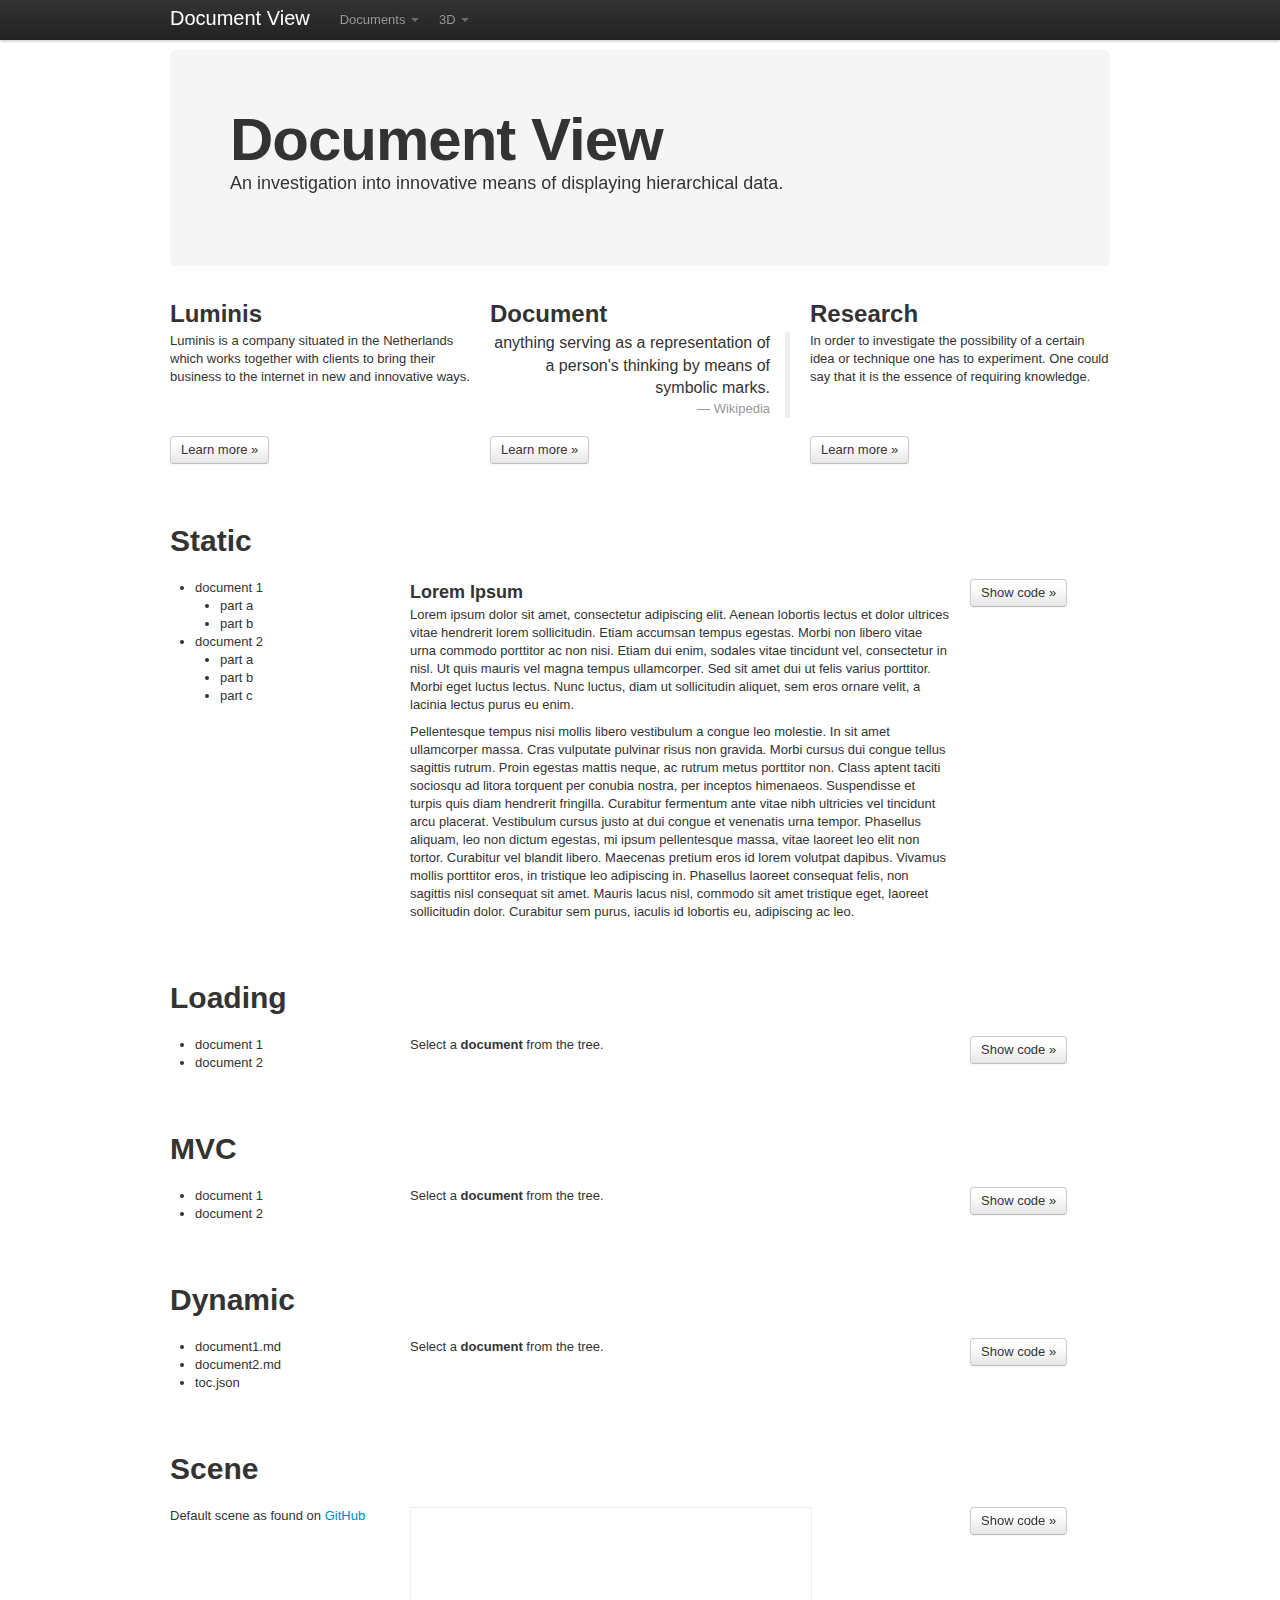
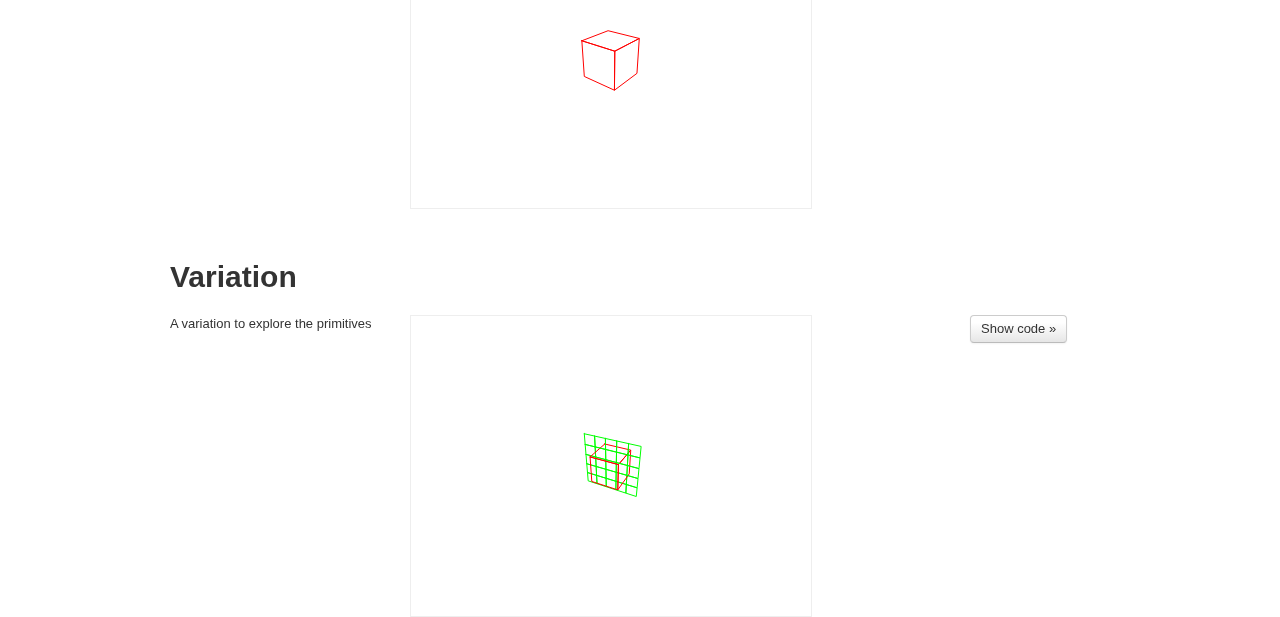
<file: index.html>
<html>
  <head>
    <title>Luminis &raquo; Document View</title>
    <link rel="stylesheet" href="css/bootstrap.min.css"/>
    <link rel="stylesheet" href="css/document-view.css"/>
    <script type="text/javascript" src="lib/jquery-1.7.1.min.js"></script>
    <script type="text/javascript" src="lib/bootstrap-dropdown.js"></script>
    <script type="text/javascript" src="lib/Markdown.Converter.js"></script>
    <script type="text/javascript" src="lib/underscore-1.3.1.min.js"></script>
    <script type="text/javascript" src="lib/backbone-0.9.1.min.js"></script>
    <script type="text/javascript" src="js/navigation.js"></script>
    <script type="text/javascript" src="js/markdown.js"></script>
    <script type="text/javascript" src="js/loading.js"></script>
    <script type="text/javascript" src="js/mvc.js"></script>
    <script type="text/javascript" src="js/dynamic.js"></script>
    <script type="text/javascript" src="lib/Three.js"></script>
    <script type="text/javascript" src="js/scene.js"></script>
    <script type="text/javascript" src="js/variation.js"></script>
   </head>
  <body>
    <div class="navbar navbar-fixed-top">
      <div class="navbar-inner">
	<div class="container">
	  <a class="brand" href="#">Document View</a>
	  <ul class="nav">
	    <li class="dropdown" id="documents">
	      <a class="dropdown-toggle" data-toggle="dropdown" href="#documents">Documents <b class="caret"></b></a>
	      <ul class="dropdown-menu">
		<li><a href="#static">Static</a></li>
		<li><a href="#loading">Loading</a></li>
		<li><a href="#mvc">MVC</a></li>
		<li><a href="#dynamic">Dynamic</a></li>
	      </ul>
	    </li>
	    <li class="dropdown" id="threeD">
	      <a class="dropdown-toggle" data-toggle="dropdown" href="#threeD">3D <b class="caret"></b></a>
	      <ul class="dropdown-menu">
		<li><a href="#scene">Scene</a></li>
		<li><a href="#variation">Variation</a></li>
	      </ul>
	    </li>
	  </ul>
	</div>
      </div>
    </div>
    <div class="container">
      <div class="hero-unit">
	<h1>Document View</h1>
	<p>
	  An investigation into innovative means of displaying
	  hierarchical data.
	</p>
      </div>
      <div class="row">
	<div class="span4">
	  <h2>Luminis</h2>
	  <p>
	    Luminis is a company situated in the Netherlands which
	    works together with clients to bring their business to the
	    internet in new and innovative ways.
	  </p>
	</div>
	<div class="span4">
	  <h2>Document</h2>
	  <blockquote class="pull-right">
	    <p>
	      anything serving as a representation of a person's
	      thinking by means of symbolic marks.
	    </p>
	    <small>Wikipedia</small>
	  </blockquote>
	</div>
	<div class="span4">
	  <h2>Research</h2>
	  <p>
	    In order to investigate the possibility of a certain idea
	    or technique one has to experiment. One could say that it
	    is the essence of requiring knowledge.
	  </p>
	</div>
      </div>
      <div class="row">
	<div class="span4">
	  <p>
	    <a class="btn" href="http://luminis.eu">Learn more &raquo;</a>
	  </p>
	</div>
	<div class="span4">
	  <p>
	    <a class="btn" href="http://en.wikipedia.org/wiki/Document">Learn more &raquo;</a>
	  </p>
	</div>
	<div class="span4">
	  <p>
	    <a class="btn" href="http://en.wikipedia.org/wiki/Research">Learn more &raquo;</a>
	  </p>
	</div>
      </div>
      <div class="row divider" id="static">
	<div class="span12"><h1>Static</h1></div>
      </div>
      <div class="row">
	<div class="span3">
	  <ul>
	    <li>
	      document 1
	      <ul>
		<li>part a</li>
		<li>part b</li>
	      </ul>
	    </li>
	    <li>
	      document 2
	      <ul>
		<li>part a</li>
		<li>part b</li>
		<li>part c</li>
	      </ul>
	    </li>
	  </ul>
	</div>
	<div class="span7">
	  <h3>Lorem Ipsum</h3>
	  <p>
	    Lorem ipsum dolor sit amet, consectetur adipiscing
	    elit. Aenean lobortis lectus et dolor ultrices vitae
	    hendrerit lorem sollicitudin. Etiam accumsan tempus
	    egestas. Morbi non libero vitae urna commodo porttitor ac
	    non nisi. Etiam dui enim, sodales vitae tincidunt vel,
	    consectetur in nisl. Ut quis mauris vel magna tempus
	    ullamcorper. Sed sit amet dui ut felis varius
	    porttitor. Morbi eget luctus lectus. Nunc luctus, diam ut
	    sollicitudin aliquet, sem eros ornare velit, a lacinia
	    lectus purus eu enim.
	  </p>
	  <p>
	    Pellentesque tempus nisi mollis libero vestibulum a congue
	    leo molestie. In sit amet ullamcorper massa. Cras
	    vulputate pulvinar risus non gravida. Morbi cursus dui
	    congue tellus sagittis rutrum. Proin egestas mattis neque,
	    ac rutrum metus porttitor non. Class aptent taciti
	    sociosqu ad litora torquent per conubia nostra, per
	    inceptos himenaeos. Suspendisse et turpis quis diam
	    hendrerit fringilla. Curabitur fermentum ante vitae nibh
	    ultricies vel tincidunt arcu placerat. Vestibulum cursus
	    justo at dui congue et venenatis urna tempor. Phasellus
	    aliquam, leo non dictum egestas, mi ipsum pellentesque
	    massa, vitae laoreet leo elit non tortor. Curabitur vel
	    blandit libero. Maecenas pretium eros id lorem volutpat
	    dapibus. Vivamus mollis porttitor eros, in tristique leo
	    adipiscing in. Phasellus laoreet consequat felis, non
	    sagittis nisl consequat sit amet. Mauris lacus nisl,
	    commodo sit amet tristique eget, laoreet sollicitudin
	    dolor. Curabitur sem purus, iaculis id lobortis eu,
	    adipiscing ac leo.
	  </p>
	</div>
	<div class="span2"><a class="btn" href="docs/nospoon.html">Show code &raquo;</a></div>
      </div>
      <div class="row divider" id="loading">
	<div class="span12"><h1>Loading</h1></div>
      </div>
      <div class="row">
	<div class="span3">
	  <ul id="loading-selection">
	    <li href="documents/document1.md">document 1</li>
	    <li href="documents/document2.md">document 2</li>
	  </ul>
	</div>
	<div class="span7 markdown" id="loading-port">Select a **document** from the tree.</div>
	<div class="span2"><a class="btn" href="docs/loading.html">Show code &raquo;</a></div>
      </div>
      <div class="row divider" id="mvc">
	<div class="span12"><h1>MVC</h1></div>
      </div>
      <div class="row">
	<div class="span3">
	  <ul id="mvc-selection">
	    <li href="documents/document1.md">document 1</li>
	    <li href="documents/document2.md">document 2</li>
	  </ul>
	</div>
	<div class="span7" id="mvc-port"></div>
	<div class="span2"><a class="btn" href="docs/mvc.html">Show code &raquo;</a></div>
      </div>
      <div class="row divider" id="dynamic">
	<div class="span12"><h1>Dynamic</h1></div>
      </div>
      <div class="row">
	<div class="span3">
	  <ul id="dynamic-selection"></ul>
	</div>
	<div class="span7" id="dynamic-port"></div>
	<div class="span2"><a class="btn" href="docs/dynamic.html">Show code &raquo;</a></div>
      </div>
      <div class="row divider" id="scene">
	<div class="span12"><h1>Scene</h1></div>
      </div>
      <div class="row">
	<div class="span3">
	  <p>
	    Default scene as found on <a href="https://github.com/mrdoob/three.js">GitHub</a>
	  </p>
	</div>
	<div class="span7" id="scene-port"></div>
	<div class="span2"><a class="btn" href="docs/scene.html">Show code &raquo;</a></div>
      </div>
      <div class="row divider" id="variation">
	<div class="span12"><h1>Variation</h1></div>
      </div>
      <div class="row">
	<div class="span3">
	  <p>
	    A variation to explore the primitives
	  </p>
	</div>
	<div class="span7" id="variation-port"></div>
	<div class="span2"><a class="btn" href="docs/variation.html">Show code &raquo;</a></div>
      </div>
    </div>
  </body>
</html>
</file>
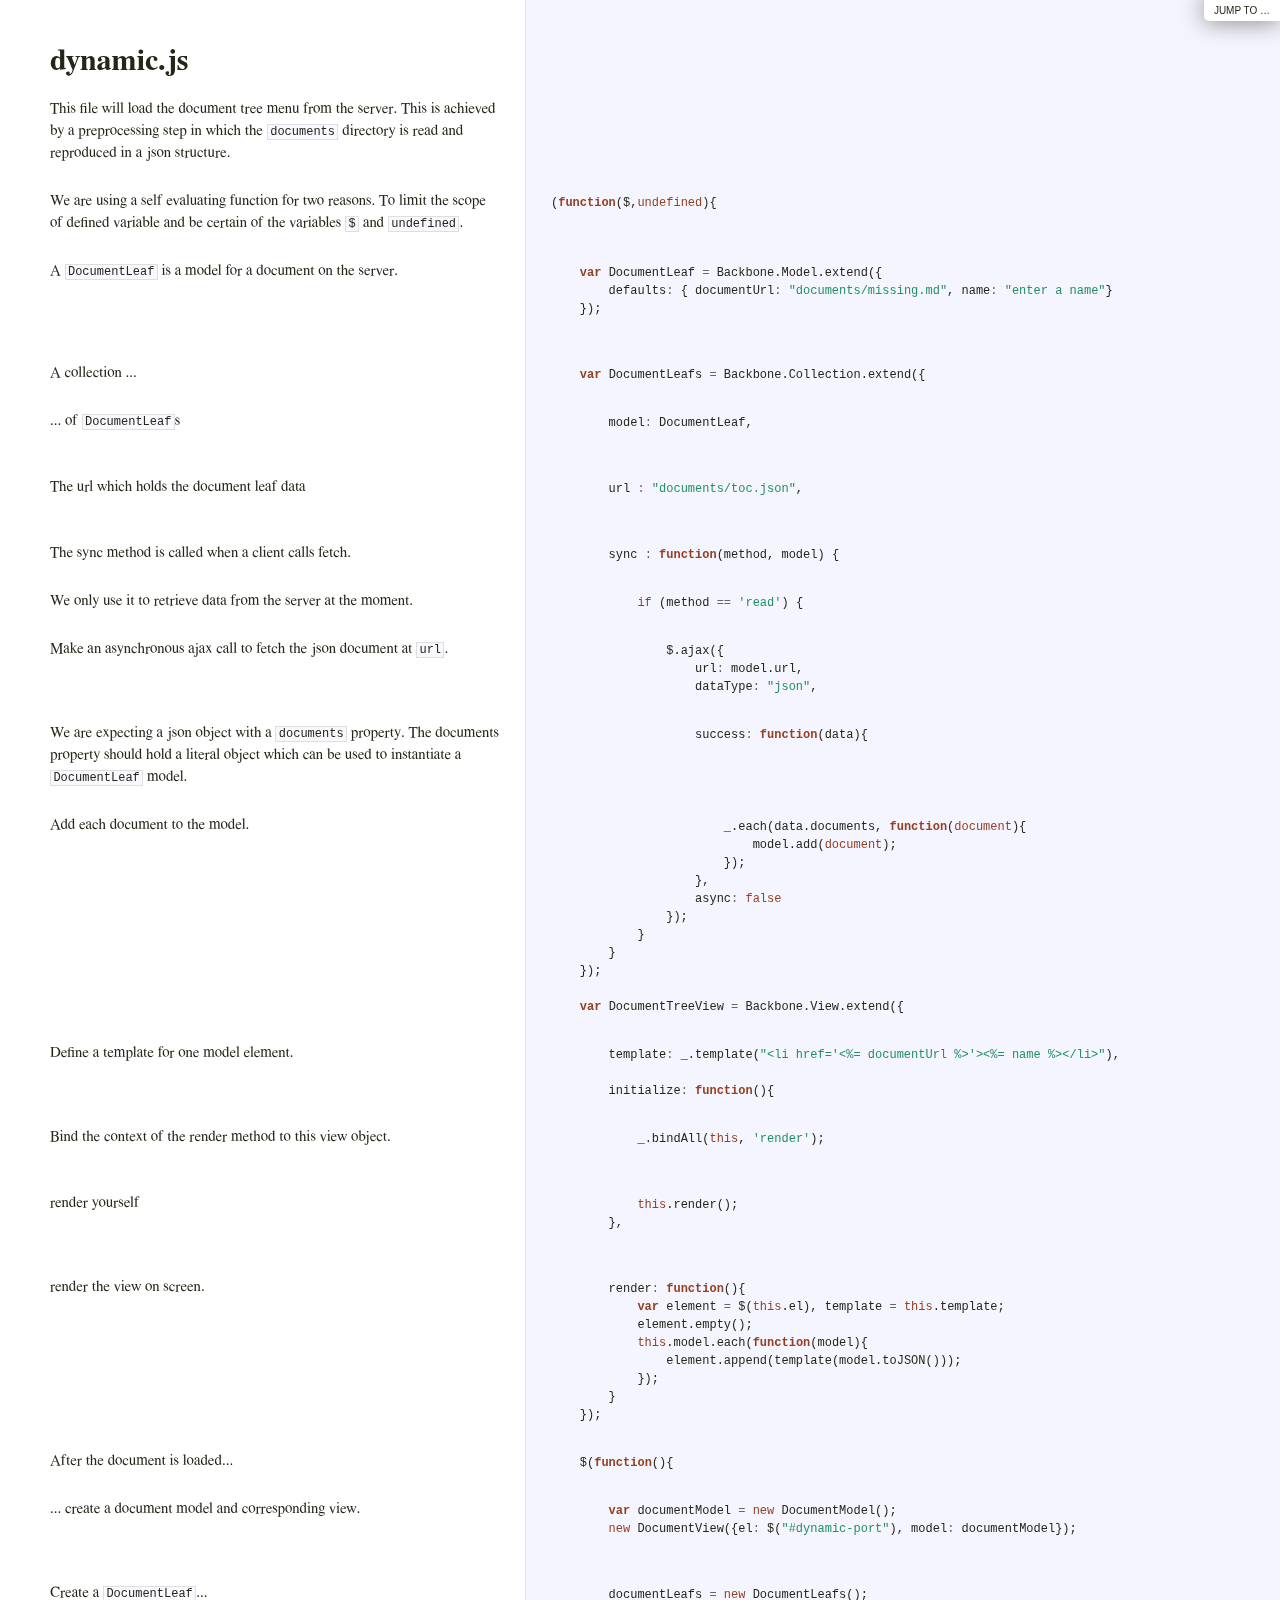
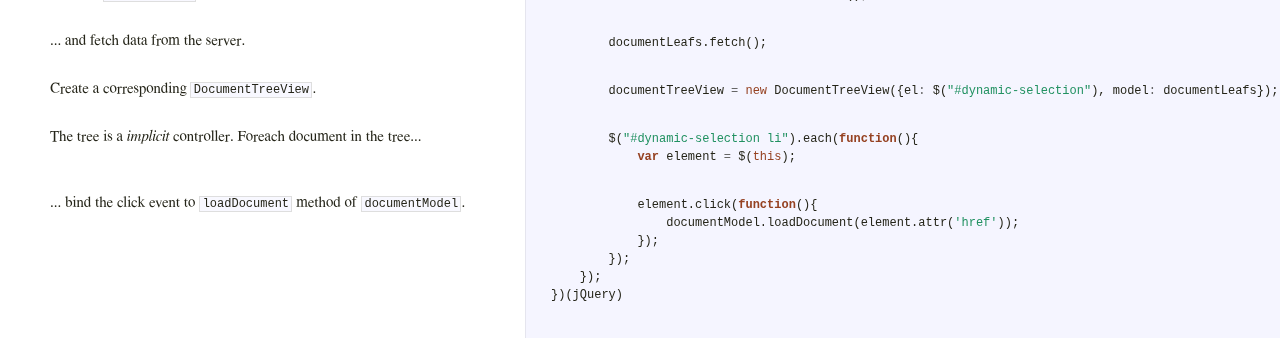
<file: docs/dynamic.html>
<!DOCTYPE html>  <html> <head>   <title>dynamic.js</title>   <meta http-equiv="content-type" content="text/html; charset=UTF-8">   <link rel="stylesheet" media="all" href="docco.css" /> </head> <body>   <div id="container">     <div id="background"></div>            <div id="jump_to">         Jump To &hellip;         <div id="jump_wrapper">           <div id="jump_page">                                           <a class="source" href="dynamic.html">                 dynamic.js               </a>                                           <a class="source" href="loading.html">                 loading.js               </a>                                           <a class="source" href="markdown.html">                 markdown.js               </a>                                           <a class="source" href="mvc.html">                 mvc.js               </a>                                           <a class="source" href="navigation.html">                 navigation.js               </a>                                           <a class="source" href="nospoon.html">                 nospoon.js               </a>                                           <a class="source" href="scene.html">                 scene.js               </a>                        </div>         </div>       </div>          <table cellpadding="0" cellspacing="0">       <thead>         <tr>           <th class="docs">             <h1>               dynamic.js             </h1>           </th>           <th class="code">           </th>         </tr>       </thead>       <tbody>                               <tr id="section-1">             <td class="docs">               <div class="pilwrap">                 <a class="pilcrow" href="#section-1">&#182;</a>               </div>               <p>This file will load the document tree menu from the server.
This is achieved by a preprocessing step in which the <code>documents</code> directory is
read and reproduced in a json structure.</p>             </td>             <td class="code">               <div class="highlight"><pre></pre></div>             </td>           </tr>                               <tr id="section-2">             <td class="docs">               <div class="pilwrap">                 <a class="pilcrow" href="#section-2">&#182;</a>               </div>               <p>We are using a self evaluating function for two reasons. To limit the scope of
defined variable and be certain of the variables <code>$</code> and <code>undefined</code>.</p>             </td>             <td class="code">               <div class="highlight"><pre><span class="p">(</span><span class="kd">function</span><span class="p">(</span><span class="nx">$</span><span class="p">,</span><span class="kc">undefined</span><span class="p">){</span></pre></div>             </td>           </tr>                               <tr id="section-3">             <td class="docs">               <div class="pilwrap">                 <a class="pilcrow" href="#section-3">&#182;</a>               </div>               <p>A <code>DocumentLeaf</code> is a model for a document on the server.</p>             </td>             <td class="code">               <div class="highlight"><pre>    <span class="kd">var</span> <span class="nx">DocumentLeaf</span> <span class="o">=</span> <span class="nx">Backbone</span><span class="p">.</span><span class="nx">Model</span><span class="p">.</span><span class="nx">extend</span><span class="p">({</span>
	<span class="nx">defaults</span><span class="o">:</span> <span class="p">{</span> <span class="nx">documentUrl</span><span class="o">:</span> <span class="s2">&quot;documents/missing.md&quot;</span><span class="p">,</span> <span class="nx">name</span><span class="o">:</span> <span class="s2">&quot;enter a name&quot;</span><span class="p">}</span>
    <span class="p">});</span>
    </pre></div>             </td>           </tr>                               <tr id="section-4">             <td class="docs">               <div class="pilwrap">                 <a class="pilcrow" href="#section-4">&#182;</a>               </div>               <p>A collection ...</p>             </td>             <td class="code">               <div class="highlight"><pre>    <span class="kd">var</span> <span class="nx">DocumentLeafs</span> <span class="o">=</span> <span class="nx">Backbone</span><span class="p">.</span><span class="nx">Collection</span><span class="p">.</span><span class="nx">extend</span><span class="p">({</span></pre></div>             </td>           </tr>                               <tr id="section-5">             <td class="docs">               <div class="pilwrap">                 <a class="pilcrow" href="#section-5">&#182;</a>               </div>               <p>... of <code>DocumentLeaf</code>s</p>             </td>             <td class="code">               <div class="highlight"><pre>	<span class="nx">model</span><span class="o">:</span> <span class="nx">DocumentLeaf</span><span class="p">,</span>
	</pre></div>             </td>           </tr>                               <tr id="section-6">             <td class="docs">               <div class="pilwrap">                 <a class="pilcrow" href="#section-6">&#182;</a>               </div>               <p>The url which holds the document leaf data</p>             </td>             <td class="code">               <div class="highlight"><pre>	<span class="nx">url</span> <span class="o">:</span> <span class="s2">&quot;documents/toc.json&quot;</span><span class="p">,</span>
	</pre></div>             </td>           </tr>                               <tr id="section-7">             <td class="docs">               <div class="pilwrap">                 <a class="pilcrow" href="#section-7">&#182;</a>               </div>               <p>The sync method is called when a client calls fetch.</p>             </td>             <td class="code">               <div class="highlight"><pre>	<span class="nx">sync</span> <span class="o">:</span> <span class="kd">function</span><span class="p">(</span><span class="nx">method</span><span class="p">,</span> <span class="nx">model</span><span class="p">)</span> <span class="p">{</span></pre></div>             </td>           </tr>                               <tr id="section-8">             <td class="docs">               <div class="pilwrap">                 <a class="pilcrow" href="#section-8">&#182;</a>               </div>               <p>We only use it to retrieve data from the server at the moment.</p>             </td>             <td class="code">               <div class="highlight"><pre>	    <span class="k">if</span> <span class="p">(</span><span class="nx">method</span> <span class="o">==</span> <span class="s1">&#39;read&#39;</span><span class="p">)</span> <span class="p">{</span></pre></div>             </td>           </tr>                               <tr id="section-9">             <td class="docs">               <div class="pilwrap">                 <a class="pilcrow" href="#section-9">&#182;</a>               </div>               <p>Make an asynchronous ajax call to fetch the json document at <code>url</code>.</p>             </td>             <td class="code">               <div class="highlight"><pre>		<span class="nx">$</span><span class="p">.</span><span class="nx">ajax</span><span class="p">({</span>
		    <span class="nx">url</span><span class="o">:</span> <span class="nx">model</span><span class="p">.</span><span class="nx">url</span><span class="p">,</span>
		    <span class="nx">dataType</span><span class="o">:</span> <span class="s2">&quot;json&quot;</span><span class="p">,</span></pre></div>             </td>           </tr>                               <tr id="section-10">             <td class="docs">               <div class="pilwrap">                 <a class="pilcrow" href="#section-10">&#182;</a>               </div>               <p>We are expecting a json object with a <code>documents</code> property.
The documents property should hold a literal object which can be used
to instantiate a <code>DocumentLeaf</code> model.</p>             </td>             <td class="code">               <div class="highlight"><pre>		    <span class="nx">success</span><span class="o">:</span> <span class="kd">function</span><span class="p">(</span><span class="nx">data</span><span class="p">){</span></pre></div>             </td>           </tr>                               <tr id="section-11">             <td class="docs">               <div class="pilwrap">                 <a class="pilcrow" href="#section-11">&#182;</a>               </div>               <p>Add each document to the model.</p>             </td>             <td class="code">               <div class="highlight"><pre>			<span class="nx">_</span><span class="p">.</span><span class="nx">each</span><span class="p">(</span><span class="nx">data</span><span class="p">.</span><span class="nx">documents</span><span class="p">,</span> <span class="kd">function</span><span class="p">(</span><span class="nb">document</span><span class="p">){</span>
			    <span class="nx">model</span><span class="p">.</span><span class="nx">add</span><span class="p">(</span><span class="nb">document</span><span class="p">);</span>
			<span class="p">});</span>
		    <span class="p">},</span>
		    <span class="nx">async</span><span class="o">:</span> <span class="kc">false</span>
		<span class="p">});</span>
	    <span class="p">}</span>
	<span class="p">}</span>
    <span class="p">});</span>   

    <span class="kd">var</span> <span class="nx">DocumentTreeView</span> <span class="o">=</span> <span class="nx">Backbone</span><span class="p">.</span><span class="nx">View</span><span class="p">.</span><span class="nx">extend</span><span class="p">({</span></pre></div>             </td>           </tr>                               <tr id="section-12">             <td class="docs">               <div class="pilwrap">                 <a class="pilcrow" href="#section-12">&#182;</a>               </div>               <p>Define a template for one model element.</p>             </td>             <td class="code">               <div class="highlight"><pre>	<span class="nx">template</span><span class="o">:</span> <span class="nx">_</span><span class="p">.</span><span class="nx">template</span><span class="p">(</span><span class="s2">&quot;&lt;li href=&#39;&lt;%= documentUrl %&gt;&#39;&gt;&lt;%= name %&gt;&lt;/li&gt;&quot;</span><span class="p">),</span>

	<span class="nx">initialize</span><span class="o">:</span> <span class="kd">function</span><span class="p">(){</span></pre></div>             </td>           </tr>                               <tr id="section-13">             <td class="docs">               <div class="pilwrap">                 <a class="pilcrow" href="#section-13">&#182;</a>               </div>               <p>Bind the context of the render method to this view object.</p>             </td>             <td class="code">               <div class="highlight"><pre>	    <span class="nx">_</span><span class="p">.</span><span class="nx">bindAll</span><span class="p">(</span><span class="k">this</span><span class="p">,</span> <span class="s1">&#39;render&#39;</span><span class="p">);</span>
	    </pre></div>             </td>           </tr>                               <tr id="section-14">             <td class="docs">               <div class="pilwrap">                 <a class="pilcrow" href="#section-14">&#182;</a>               </div>               <p>render yourself</p>             </td>             <td class="code">               <div class="highlight"><pre>	    <span class="k">this</span><span class="p">.</span><span class="nx">render</span><span class="p">();</span>
	<span class="p">},</span>
	</pre></div>             </td>           </tr>                               <tr id="section-15">             <td class="docs">               <div class="pilwrap">                 <a class="pilcrow" href="#section-15">&#182;</a>               </div>               <p>render the view on screen.</p>             </td>             <td class="code">               <div class="highlight"><pre>	<span class="nx">render</span><span class="o">:</span> <span class="kd">function</span><span class="p">(){</span>
	    <span class="kd">var</span> <span class="nx">element</span> <span class="o">=</span> <span class="nx">$</span><span class="p">(</span><span class="k">this</span><span class="p">.</span><span class="nx">el</span><span class="p">),</span> <span class="nx">template</span> <span class="o">=</span> <span class="k">this</span><span class="p">.</span><span class="nx">template</span><span class="p">;</span>
	    <span class="nx">element</span><span class="p">.</span><span class="nx">empty</span><span class="p">();</span>
	    <span class="k">this</span><span class="p">.</span><span class="nx">model</span><span class="p">.</span><span class="nx">each</span><span class="p">(</span><span class="kd">function</span><span class="p">(</span><span class="nx">model</span><span class="p">){</span>
		<span class="nx">element</span><span class="p">.</span><span class="nx">append</span><span class="p">(</span><span class="nx">template</span><span class="p">(</span><span class="nx">model</span><span class="p">.</span><span class="nx">toJSON</span><span class="p">()));</span>
	    <span class="p">});</span>
	<span class="p">}</span>
    <span class="p">});</span></pre></div>             </td>           </tr>                               <tr id="section-16">             <td class="docs">               <div class="pilwrap">                 <a class="pilcrow" href="#section-16">&#182;</a>               </div>               <p>After the document is loaded...</p>             </td>             <td class="code">               <div class="highlight"><pre>    <span class="nx">$</span><span class="p">(</span><span class="kd">function</span><span class="p">(){</span></pre></div>             </td>           </tr>                               <tr id="section-17">             <td class="docs">               <div class="pilwrap">                 <a class="pilcrow" href="#section-17">&#182;</a>               </div>               <p>... create a document model and corresponding view.</p>             </td>             <td class="code">               <div class="highlight"><pre>	<span class="kd">var</span> <span class="nx">documentModel</span> <span class="o">=</span> <span class="k">new</span> <span class="nx">DocumentModel</span><span class="p">();</span>
	<span class="k">new</span> <span class="nx">DocumentView</span><span class="p">({</span><span class="nx">el</span><span class="o">:</span> <span class="nx">$</span><span class="p">(</span><span class="s2">&quot;#dynamic-port&quot;</span><span class="p">),</span> <span class="nx">model</span><span class="o">:</span> <span class="nx">documentModel</span><span class="p">});</span>
	</pre></div>             </td>           </tr>                               <tr id="section-18">             <td class="docs">               <div class="pilwrap">                 <a class="pilcrow" href="#section-18">&#182;</a>               </div>               <p>Create a <code>DocumentLeaf</code>...</p>             </td>             <td class="code">               <div class="highlight"><pre>	<span class="nx">documentLeafs</span> <span class="o">=</span> <span class="k">new</span> <span class="nx">DocumentLeafs</span><span class="p">();</span></pre></div>             </td>           </tr>                               <tr id="section-19">             <td class="docs">               <div class="pilwrap">                 <a class="pilcrow" href="#section-19">&#182;</a>               </div>               <p>... and fetch data from the server.</p>             </td>             <td class="code">               <div class="highlight"><pre>	<span class="nx">documentLeafs</span><span class="p">.</span><span class="nx">fetch</span><span class="p">();</span></pre></div>             </td>           </tr>                               <tr id="section-20">             <td class="docs">               <div class="pilwrap">                 <a class="pilcrow" href="#section-20">&#182;</a>               </div>               <p>Create a corresponding <code>DocumentTreeView</code>.</p>             </td>             <td class="code">               <div class="highlight"><pre>	<span class="nx">documentTreeView</span> <span class="o">=</span> <span class="k">new</span> <span class="nx">DocumentTreeView</span><span class="p">({</span><span class="nx">el</span><span class="o">:</span> <span class="nx">$</span><span class="p">(</span><span class="s2">&quot;#dynamic-selection&quot;</span><span class="p">),</span> <span class="nx">model</span><span class="o">:</span> <span class="nx">documentLeafs</span><span class="p">});</span></pre></div>             </td>           </tr>                               <tr id="section-21">             <td class="docs">               <div class="pilwrap">                 <a class="pilcrow" href="#section-21">&#182;</a>               </div>               <p>The tree is a <em>implicit</em> controller. Foreach document in the
tree...</p>             </td>             <td class="code">               <div class="highlight"><pre>	<span class="nx">$</span><span class="p">(</span><span class="s2">&quot;#dynamic-selection li&quot;</span><span class="p">).</span><span class="nx">each</span><span class="p">(</span><span class="kd">function</span><span class="p">(){</span>
	    <span class="kd">var</span> <span class="nx">element</span> <span class="o">=</span> <span class="nx">$</span><span class="p">(</span><span class="k">this</span><span class="p">);</span></pre></div>             </td>           </tr>                               <tr id="section-22">             <td class="docs">               <div class="pilwrap">                 <a class="pilcrow" href="#section-22">&#182;</a>               </div>               <p>... bind the click event to <code>loadDocument</code> method of
<code>documentModel</code>.</p>             </td>             <td class="code">               <div class="highlight"><pre>	    <span class="nx">element</span><span class="p">.</span><span class="nx">click</span><span class="p">(</span><span class="kd">function</span><span class="p">(){</span>
		<span class="nx">documentModel</span><span class="p">.</span><span class="nx">loadDocument</span><span class="p">(</span><span class="nx">element</span><span class="p">.</span><span class="nx">attr</span><span class="p">(</span><span class="s1">&#39;href&#39;</span><span class="p">));</span>
	    <span class="p">});</span>
	<span class="p">});</span>
    <span class="p">});</span>
<span class="p">})(</span><span class="nx">jQuery</span><span class="p">)</span>

</pre></div>             </td>           </tr>                </tbody>     </table>   </div> </body> </html>
</file>
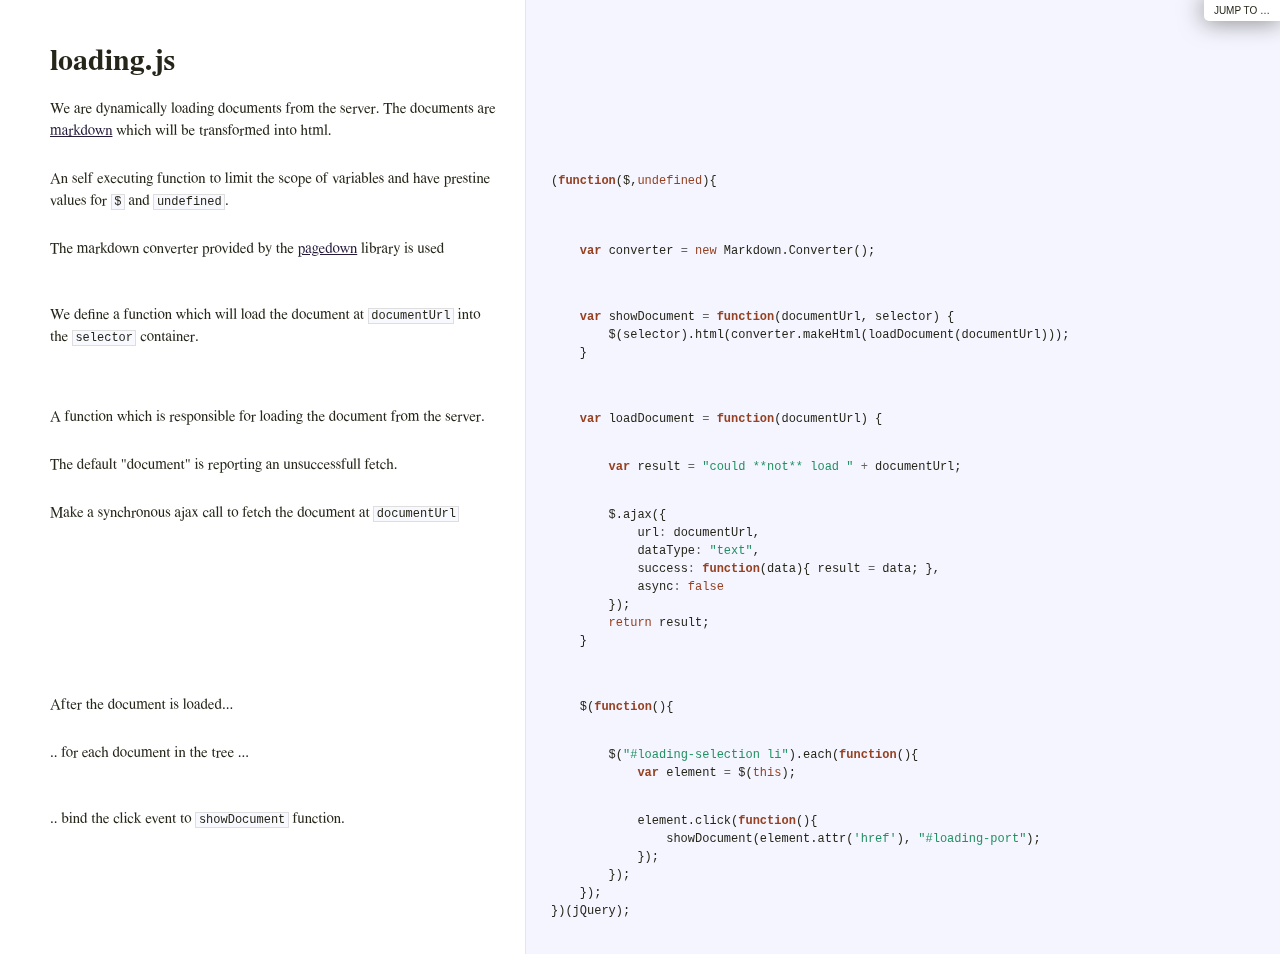
<file: docs/loading.html>
<!DOCTYPE html>  <html> <head>   <title>loading.js</title>   <meta http-equiv="content-type" content="text/html; charset=UTF-8">   <link rel="stylesheet" media="all" href="docco.css" /> </head> <body>   <div id="container">     <div id="background"></div>            <div id="jump_to">         Jump To &hellip;         <div id="jump_wrapper">           <div id="jump_page">                                           <a class="source" href="dynamic.html">                 dynamic.js               </a>                                           <a class="source" href="loading.html">                 loading.js               </a>                                           <a class="source" href="markdown.html">                 markdown.js               </a>                                           <a class="source" href="mvc.html">                 mvc.js               </a>                                           <a class="source" href="navigation.html">                 navigation.js               </a>                                           <a class="source" href="nospoon.html">                 nospoon.js               </a>                                           <a class="source" href="scene.html">                 scene.js               </a>                        </div>         </div>       </div>          <table cellpadding="0" cellspacing="0">       <thead>         <tr>           <th class="docs">             <h1>               loading.js             </h1>           </th>           <th class="code">           </th>         </tr>       </thead>       <tbody>                               <tr id="section-1">             <td class="docs">               <div class="pilwrap">                 <a class="pilcrow" href="#section-1">&#182;</a>               </div>               <p>We are dynamically loading documents from the server. The documents
are <a href="http://daringfireball.net/projects/markdown/" title="Markdown website">markdown</a>
which will be transformed into html.</p>             </td>             <td class="code">               <div class="highlight"><pre></pre></div>             </td>           </tr>                               <tr id="section-2">             <td class="docs">               <div class="pilwrap">                 <a class="pilcrow" href="#section-2">&#182;</a>               </div>               <p>An self executing function to limit the scope of variables and have
prestine values for <code>$</code> and <code>undefined</code>.</p>             </td>             <td class="code">               <div class="highlight"><pre><span class="p">(</span><span class="kd">function</span><span class="p">(</span><span class="nx">$</span><span class="p">,</span><span class="kc">undefined</span><span class="p">){</span></pre></div>             </td>           </tr>                               <tr id="section-3">             <td class="docs">               <div class="pilwrap">                 <a class="pilcrow" href="#section-3">&#182;</a>               </div>               <p>The markdown converter provided by the
<a href="http://code.google.com/p/pagedown/" title="Pagedown at Google Code">pagedown</a>
library is used</p>             </td>             <td class="code">               <div class="highlight"><pre>    <span class="kd">var</span> <span class="nx">converter</span> <span class="o">=</span> <span class="k">new</span> <span class="nx">Markdown</span><span class="p">.</span><span class="nx">Converter</span><span class="p">();</span>
    </pre></div>             </td>           </tr>                               <tr id="section-4">             <td class="docs">               <div class="pilwrap">                 <a class="pilcrow" href="#section-4">&#182;</a>               </div>               <p>We define a function which will load the document at
<code>documentUrl</code> into the <code>selector</code> container.</p>             </td>             <td class="code">               <div class="highlight"><pre>    <span class="kd">var</span> <span class="nx">showDocument</span> <span class="o">=</span> <span class="kd">function</span><span class="p">(</span><span class="nx">documentUrl</span><span class="p">,</span> <span class="nx">selector</span><span class="p">)</span> <span class="p">{</span>
	<span class="nx">$</span><span class="p">(</span><span class="nx">selector</span><span class="p">).</span><span class="nx">html</span><span class="p">(</span><span class="nx">converter</span><span class="p">.</span><span class="nx">makeHtml</span><span class="p">(</span><span class="nx">loadDocument</span><span class="p">(</span><span class="nx">documentUrl</span><span class="p">)));</span>
    <span class="p">}</span>
    </pre></div>             </td>           </tr>                               <tr id="section-5">             <td class="docs">               <div class="pilwrap">                 <a class="pilcrow" href="#section-5">&#182;</a>               </div>               <p>A function which is responsible for loading the document from
the server.</p>             </td>             <td class="code">               <div class="highlight"><pre>    <span class="kd">var</span> <span class="nx">loadDocument</span> <span class="o">=</span> <span class="kd">function</span><span class="p">(</span><span class="nx">documentUrl</span><span class="p">)</span> <span class="p">{</span></pre></div>             </td>           </tr>                               <tr id="section-6">             <td class="docs">               <div class="pilwrap">                 <a class="pilcrow" href="#section-6">&#182;</a>               </div>               <p>The default "document" is reporting an unsuccessfull fetch.</p>             </td>             <td class="code">               <div class="highlight"><pre>	<span class="kd">var</span> <span class="nx">result</span> <span class="o">=</span> <span class="s2">&quot;could **not** load &quot;</span> <span class="o">+</span> <span class="nx">documentUrl</span><span class="p">;</span></pre></div>             </td>           </tr>                               <tr id="section-7">             <td class="docs">               <div class="pilwrap">                 <a class="pilcrow" href="#section-7">&#182;</a>               </div>               <p>Make a synchronous ajax call to fetch the document at <code>documentUrl</code></p>             </td>             <td class="code">               <div class="highlight"><pre>	<span class="nx">$</span><span class="p">.</span><span class="nx">ajax</span><span class="p">({</span>
	    <span class="nx">url</span><span class="o">:</span> <span class="nx">documentUrl</span><span class="p">,</span>
	    <span class="nx">dataType</span><span class="o">:</span> <span class="s2">&quot;text&quot;</span><span class="p">,</span>
	    <span class="nx">success</span><span class="o">:</span> <span class="kd">function</span><span class="p">(</span><span class="nx">data</span><span class="p">){</span> <span class="nx">result</span> <span class="o">=</span> <span class="nx">data</span><span class="p">;</span> <span class="p">},</span>
	    <span class="nx">async</span><span class="o">:</span> <span class="kc">false</span>
	<span class="p">});</span>
	<span class="k">return</span> <span class="nx">result</span><span class="p">;</span>
    <span class="p">}</span>
    </pre></div>             </td>           </tr>                               <tr id="section-8">             <td class="docs">               <div class="pilwrap">                 <a class="pilcrow" href="#section-8">&#182;</a>               </div>               <p>After the document is loaded...</p>             </td>             <td class="code">               <div class="highlight"><pre>    <span class="nx">$</span><span class="p">(</span><span class="kd">function</span><span class="p">(){</span></pre></div>             </td>           </tr>                               <tr id="section-9">             <td class="docs">               <div class="pilwrap">                 <a class="pilcrow" href="#section-9">&#182;</a>               </div>               <p>.. for each document in the tree ...</p>             </td>             <td class="code">               <div class="highlight"><pre>	<span class="nx">$</span><span class="p">(</span><span class="s2">&quot;#loading-selection li&quot;</span><span class="p">).</span><span class="nx">each</span><span class="p">(</span><span class="kd">function</span><span class="p">(){</span>
	    <span class="kd">var</span> <span class="nx">element</span> <span class="o">=</span> <span class="nx">$</span><span class="p">(</span><span class="k">this</span><span class="p">);</span></pre></div>             </td>           </tr>                               <tr id="section-10">             <td class="docs">               <div class="pilwrap">                 <a class="pilcrow" href="#section-10">&#182;</a>               </div>               <p>.. bind the click event to <code>showDocument</code> function.</p>             </td>             <td class="code">               <div class="highlight"><pre>	    <span class="nx">element</span><span class="p">.</span><span class="nx">click</span><span class="p">(</span><span class="kd">function</span><span class="p">(){</span>
		<span class="nx">showDocument</span><span class="p">(</span><span class="nx">element</span><span class="p">.</span><span class="nx">attr</span><span class="p">(</span><span class="s1">&#39;href&#39;</span><span class="p">),</span> <span class="s2">&quot;#loading-port&quot;</span><span class="p">);</span>
	    <span class="p">});</span>
	<span class="p">});</span>
    <span class="p">});</span>
<span class="p">})(</span><span class="nx">jQuery</span><span class="p">);</span>

</pre></div>             </td>           </tr>                </tbody>     </table>   </div> </body> </html>
</file>
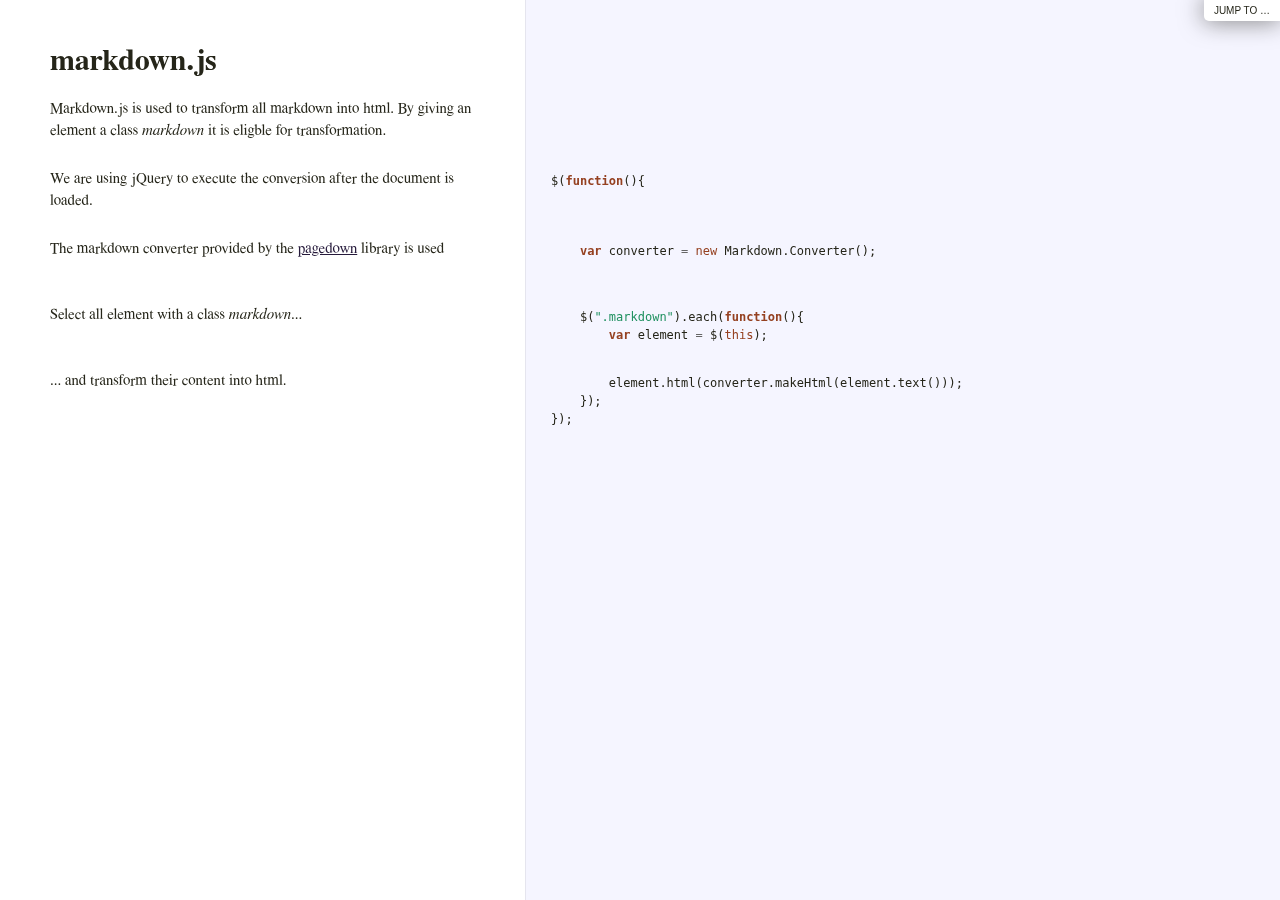
<file: docs/markdown.html>
<!DOCTYPE html>  <html> <head>   <title>markdown.js</title>   <meta http-equiv="content-type" content="text/html; charset=UTF-8">   <link rel="stylesheet" media="all" href="docco.css" /> </head> <body>   <div id="container">     <div id="background"></div>            <div id="jump_to">         Jump To &hellip;         <div id="jump_wrapper">           <div id="jump_page">                                           <a class="source" href="dynamic.html">                 dynamic.js               </a>                                           <a class="source" href="loading.html">                 loading.js               </a>                                           <a class="source" href="markdown.html">                 markdown.js               </a>                                           <a class="source" href="mvc.html">                 mvc.js               </a>                                           <a class="source" href="navigation.html">                 navigation.js               </a>                                           <a class="source" href="nospoon.html">                 nospoon.js               </a>                                           <a class="source" href="scene.html">                 scene.js               </a>                        </div>         </div>       </div>          <table cellpadding="0" cellspacing="0">       <thead>         <tr>           <th class="docs">             <h1>               markdown.js             </h1>           </th>           <th class="code">           </th>         </tr>       </thead>       <tbody>                               <tr id="section-1">             <td class="docs">               <div class="pilwrap">                 <a class="pilcrow" href="#section-1">&#182;</a>               </div>               <p>Markdown.js is used to transform all markdown into html. By giving
an element a class <em>markdown</em> it is eligble for transformation.</p>             </td>             <td class="code">               <div class="highlight"><pre></pre></div>             </td>           </tr>                               <tr id="section-2">             <td class="docs">               <div class="pilwrap">                 <a class="pilcrow" href="#section-2">&#182;</a>               </div>               <p>We are using jQuery to execute the conversion after the document is loaded.</p>             </td>             <td class="code">               <div class="highlight"><pre><span class="nx">$</span><span class="p">(</span><span class="kd">function</span><span class="p">(){</span></pre></div>             </td>           </tr>                               <tr id="section-3">             <td class="docs">               <div class="pilwrap">                 <a class="pilcrow" href="#section-3">&#182;</a>               </div>               <p>The markdown converter provided by the
<a href="http://code.google.com/p/pagedown/" title="Pagedown at Google Code">pagedown</a>
library is used</p>             </td>             <td class="code">               <div class="highlight"><pre>    <span class="kd">var</span> <span class="nx">converter</span> <span class="o">=</span> <span class="k">new</span> <span class="nx">Markdown</span><span class="p">.</span><span class="nx">Converter</span><span class="p">();</span>
    </pre></div>             </td>           </tr>                               <tr id="section-4">             <td class="docs">               <div class="pilwrap">                 <a class="pilcrow" href="#section-4">&#182;</a>               </div>               <p>Select all element with a class <em>markdown</em>...</p>             </td>             <td class="code">               <div class="highlight"><pre>    <span class="nx">$</span><span class="p">(</span><span class="s2">&quot;.markdown&quot;</span><span class="p">).</span><span class="nx">each</span><span class="p">(</span><span class="kd">function</span><span class="p">(){</span>
        <span class="kd">var</span> <span class="nx">element</span> <span class="o">=</span> <span class="nx">$</span><span class="p">(</span><span class="k">this</span><span class="p">);</span></pre></div>             </td>           </tr>                               <tr id="section-5">             <td class="docs">               <div class="pilwrap">                 <a class="pilcrow" href="#section-5">&#182;</a>               </div>               <p>... and transform their content into html.</p>             </td>             <td class="code">               <div class="highlight"><pre>        <span class="nx">element</span><span class="p">.</span><span class="nx">html</span><span class="p">(</span><span class="nx">converter</span><span class="p">.</span><span class="nx">makeHtml</span><span class="p">(</span><span class="nx">element</span><span class="p">.</span><span class="nx">text</span><span class="p">()));</span>
    <span class="p">});</span>
<span class="p">});</span>

</pre></div>             </td>           </tr>                </tbody>     </table>   </div> </body> </html>
</file>
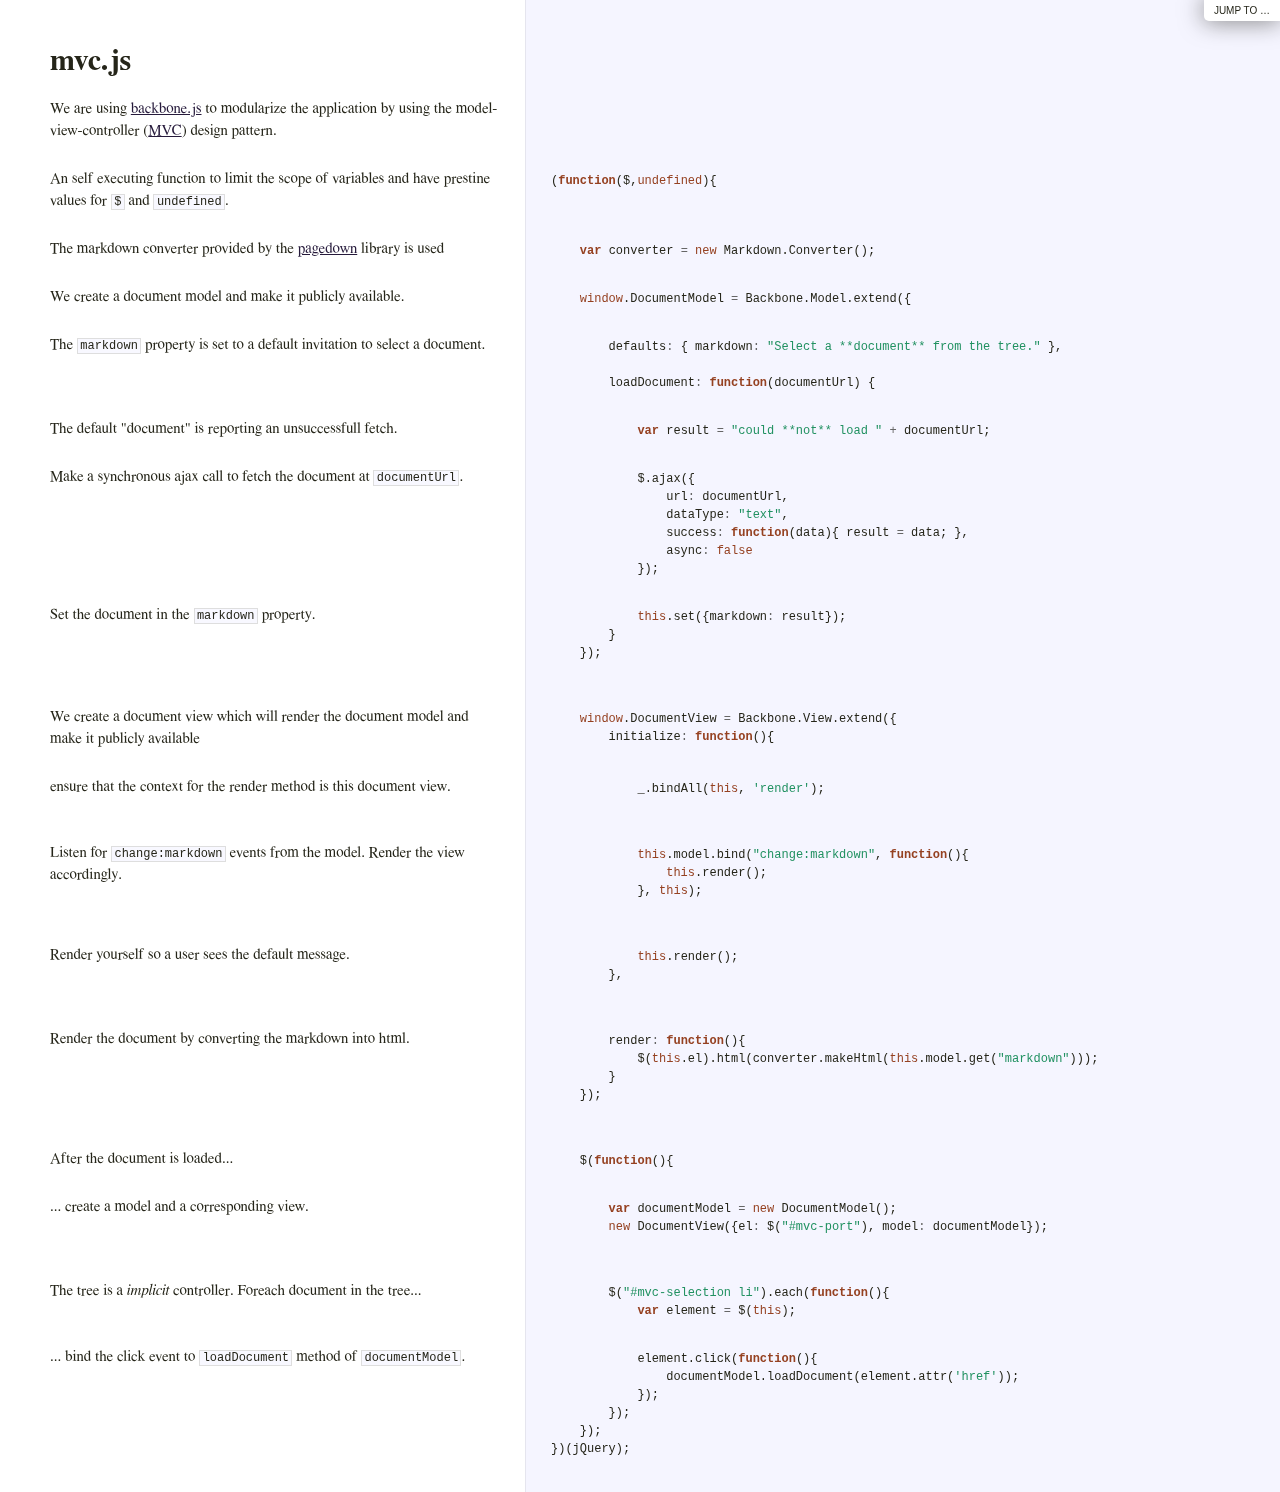
<file: docs/mvc.html>
<!DOCTYPE html>  <html> <head>   <title>mvc.js</title>   <meta http-equiv="content-type" content="text/html; charset=UTF-8">   <link rel="stylesheet" media="all" href="docco.css" /> </head> <body>   <div id="container">     <div id="background"></div>            <div id="jump_to">         Jump To &hellip;         <div id="jump_wrapper">           <div id="jump_page">                                           <a class="source" href="dynamic.html">                 dynamic.js               </a>                                           <a class="source" href="loading.html">                 loading.js               </a>                                           <a class="source" href="markdown.html">                 markdown.js               </a>                                           <a class="source" href="mvc.html">                 mvc.js               </a>                                           <a class="source" href="navigation.html">                 navigation.js               </a>                                           <a class="source" href="nospoon.html">                 nospoon.js               </a>                                           <a class="source" href="scene.html">                 scene.js               </a>                        </div>         </div>       </div>          <table cellpadding="0" cellspacing="0">       <thead>         <tr>           <th class="docs">             <h1>               mvc.js             </h1>           </th>           <th class="code">           </th>         </tr>       </thead>       <tbody>                               <tr id="section-1">             <td class="docs">               <div class="pilwrap">                 <a class="pilcrow" href="#section-1">&#182;</a>               </div>               <p>We are using
<a href="documentcloud.github.com/backbone/" title="Backbone Website">backbone.js</a>
to modularize the application by using the model-view-controller
(<a href="en.wikipedia.org/wiki/Model–view–controller" title="Wikipedia on MVC">MVC</a>)
design pattern.</p>             </td>             <td class="code">               <div class="highlight"><pre></pre></div>             </td>           </tr>                               <tr id="section-2">             <td class="docs">               <div class="pilwrap">                 <a class="pilcrow" href="#section-2">&#182;</a>               </div>               <p>An self executing function to limit the scope of variables and have
prestine values for <code>$</code> and <code>undefined</code>.</p>             </td>             <td class="code">               <div class="highlight"><pre><span class="p">(</span><span class="kd">function</span><span class="p">(</span><span class="nx">$</span><span class="p">,</span><span class="kc">undefined</span><span class="p">){</span></pre></div>             </td>           </tr>                               <tr id="section-3">             <td class="docs">               <div class="pilwrap">                 <a class="pilcrow" href="#section-3">&#182;</a>               </div>               <p>The markdown converter provided by the
<a href="http://code.google.com/p/pagedown/" title="Pagedown at Google Code">pagedown</a>
library is used</p>             </td>             <td class="code">               <div class="highlight"><pre>    <span class="kd">var</span> <span class="nx">converter</span> <span class="o">=</span> <span class="k">new</span> <span class="nx">Markdown</span><span class="p">.</span><span class="nx">Converter</span><span class="p">();</span></pre></div>             </td>           </tr>                               <tr id="section-4">             <td class="docs">               <div class="pilwrap">                 <a class="pilcrow" href="#section-4">&#182;</a>               </div>               <p>We create a document model and make it publicly available.</p>             </td>             <td class="code">               <div class="highlight"><pre>    <span class="nb">window</span><span class="p">.</span><span class="nx">DocumentModel</span> <span class="o">=</span> <span class="nx">Backbone</span><span class="p">.</span><span class="nx">Model</span><span class="p">.</span><span class="nx">extend</span><span class="p">({</span></pre></div>             </td>           </tr>                               <tr id="section-5">             <td class="docs">               <div class="pilwrap">                 <a class="pilcrow" href="#section-5">&#182;</a>               </div>               <p>The <code>markdown</code> property is set to a default invitation to select a document.</p>             </td>             <td class="code">               <div class="highlight"><pre>	<span class="nx">defaults</span><span class="o">:</span> <span class="p">{</span> <span class="nx">markdown</span><span class="o">:</span> <span class="s2">&quot;Select a **document** from the tree.&quot;</span> <span class="p">},</span>
	
	<span class="nx">loadDocument</span><span class="o">:</span> <span class="kd">function</span><span class="p">(</span><span class="nx">documentUrl</span><span class="p">)</span> <span class="p">{</span></pre></div>             </td>           </tr>                               <tr id="section-6">             <td class="docs">               <div class="pilwrap">                 <a class="pilcrow" href="#section-6">&#182;</a>               </div>               <p>The default "document" is reporting an unsuccessfull fetch.</p>             </td>             <td class="code">               <div class="highlight"><pre>	    <span class="kd">var</span> <span class="nx">result</span> <span class="o">=</span> <span class="s2">&quot;could **not** load &quot;</span> <span class="o">+</span> <span class="nx">documentUrl</span><span class="p">;</span></pre></div>             </td>           </tr>                               <tr id="section-7">             <td class="docs">               <div class="pilwrap">                 <a class="pilcrow" href="#section-7">&#182;</a>               </div>               <p>Make a synchronous ajax call to fetch the document at <code>documentUrl</code>.</p>             </td>             <td class="code">               <div class="highlight"><pre>	    <span class="nx">$</span><span class="p">.</span><span class="nx">ajax</span><span class="p">({</span>
		<span class="nx">url</span><span class="o">:</span> <span class="nx">documentUrl</span><span class="p">,</span>
		<span class="nx">dataType</span><span class="o">:</span> <span class="s2">&quot;text&quot;</span><span class="p">,</span>
		<span class="nx">success</span><span class="o">:</span> <span class="kd">function</span><span class="p">(</span><span class="nx">data</span><span class="p">){</span> <span class="nx">result</span> <span class="o">=</span> <span class="nx">data</span><span class="p">;</span> <span class="p">},</span>
		<span class="nx">async</span><span class="o">:</span> <span class="kc">false</span>
	    <span class="p">});</span></pre></div>             </td>           </tr>                               <tr id="section-8">             <td class="docs">               <div class="pilwrap">                 <a class="pilcrow" href="#section-8">&#182;</a>               </div>               <p>Set the document in the <code>markdown</code> property.</p>             </td>             <td class="code">               <div class="highlight"><pre>	    <span class="k">this</span><span class="p">.</span><span class="nx">set</span><span class="p">({</span><span class="nx">markdown</span><span class="o">:</span> <span class="nx">result</span><span class="p">});</span>	    
	<span class="p">}</span>
    <span class="p">});</span>
    </pre></div>             </td>           </tr>                               <tr id="section-9">             <td class="docs">               <div class="pilwrap">                 <a class="pilcrow" href="#section-9">&#182;</a>               </div>               <p>We create a document view which will render the document model and make it publicly available</p>             </td>             <td class="code">               <div class="highlight"><pre>    <span class="nb">window</span><span class="p">.</span><span class="nx">DocumentView</span> <span class="o">=</span> <span class="nx">Backbone</span><span class="p">.</span><span class="nx">View</span><span class="p">.</span><span class="nx">extend</span><span class="p">({</span>
	<span class="nx">initialize</span><span class="o">:</span> <span class="kd">function</span><span class="p">(){</span></pre></div>             </td>           </tr>                               <tr id="section-10">             <td class="docs">               <div class="pilwrap">                 <a class="pilcrow" href="#section-10">&#182;</a>               </div>               <p>ensure that the context for the render method is this
document view.</p>             </td>             <td class="code">               <div class="highlight"><pre>	    <span class="nx">_</span><span class="p">.</span><span class="nx">bindAll</span><span class="p">(</span><span class="k">this</span><span class="p">,</span> <span class="s1">&#39;render&#39;</span><span class="p">);</span>
	    </pre></div>             </td>           </tr>                               <tr id="section-11">             <td class="docs">               <div class="pilwrap">                 <a class="pilcrow" href="#section-11">&#182;</a>               </div>               <p>Listen for <code>change:markdown</code> events from the
model. Render the view accordingly.</p>             </td>             <td class="code">               <div class="highlight"><pre>	    <span class="k">this</span><span class="p">.</span><span class="nx">model</span><span class="p">.</span><span class="nx">bind</span><span class="p">(</span><span class="s2">&quot;change:markdown&quot;</span><span class="p">,</span> <span class="kd">function</span><span class="p">(){</span>
		<span class="k">this</span><span class="p">.</span><span class="nx">render</span><span class="p">();</span>
	    <span class="p">},</span> <span class="k">this</span><span class="p">);</span>
	    </pre></div>             </td>           </tr>                               <tr id="section-12">             <td class="docs">               <div class="pilwrap">                 <a class="pilcrow" href="#section-12">&#182;</a>               </div>               <p>Render yourself so a user sees the default message.</p>             </td>             <td class="code">               <div class="highlight"><pre>	    <span class="k">this</span><span class="p">.</span><span class="nx">render</span><span class="p">();</span>
	<span class="p">},</span>
	</pre></div>             </td>           </tr>                               <tr id="section-13">             <td class="docs">               <div class="pilwrap">                 <a class="pilcrow" href="#section-13">&#182;</a>               </div>               <p>Render the document by converting the markdown into html.</p>             </td>             <td class="code">               <div class="highlight"><pre>	<span class="nx">render</span><span class="o">:</span> <span class="kd">function</span><span class="p">(){</span>
	    <span class="nx">$</span><span class="p">(</span><span class="k">this</span><span class="p">.</span><span class="nx">el</span><span class="p">).</span><span class="nx">html</span><span class="p">(</span><span class="nx">converter</span><span class="p">.</span><span class="nx">makeHtml</span><span class="p">(</span><span class="k">this</span><span class="p">.</span><span class="nx">model</span><span class="p">.</span><span class="nx">get</span><span class="p">(</span><span class="s2">&quot;markdown&quot;</span><span class="p">)));</span>
	<span class="p">}</span>
    <span class="p">});</span>
    </pre></div>             </td>           </tr>                               <tr id="section-14">             <td class="docs">               <div class="pilwrap">                 <a class="pilcrow" href="#section-14">&#182;</a>               </div>               <p>After the document is loaded...</p>             </td>             <td class="code">               <div class="highlight"><pre>    <span class="nx">$</span><span class="p">(</span><span class="kd">function</span><span class="p">(){</span></pre></div>             </td>           </tr>                               <tr id="section-15">             <td class="docs">               <div class="pilwrap">                 <a class="pilcrow" href="#section-15">&#182;</a>               </div>               <p>... create a model and a corresponding view.</p>             </td>             <td class="code">               <div class="highlight"><pre>	<span class="kd">var</span> <span class="nx">documentModel</span> <span class="o">=</span> <span class="k">new</span> <span class="nx">DocumentModel</span><span class="p">();</span>
	<span class="k">new</span> <span class="nx">DocumentView</span><span class="p">({</span><span class="nx">el</span><span class="o">:</span> <span class="nx">$</span><span class="p">(</span><span class="s2">&quot;#mvc-port&quot;</span><span class="p">),</span> <span class="nx">model</span><span class="o">:</span> <span class="nx">documentModel</span><span class="p">});</span>
	</pre></div>             </td>           </tr>                               <tr id="section-16">             <td class="docs">               <div class="pilwrap">                 <a class="pilcrow" href="#section-16">&#182;</a>               </div>               <p>The tree is a <em>implicit</em> controller. Foreach document in the
tree...</p>             </td>             <td class="code">               <div class="highlight"><pre>	<span class="nx">$</span><span class="p">(</span><span class="s2">&quot;#mvc-selection li&quot;</span><span class="p">).</span><span class="nx">each</span><span class="p">(</span><span class="kd">function</span><span class="p">(){</span>
	    <span class="kd">var</span> <span class="nx">element</span> <span class="o">=</span> <span class="nx">$</span><span class="p">(</span><span class="k">this</span><span class="p">);</span></pre></div>             </td>           </tr>                               <tr id="section-17">             <td class="docs">               <div class="pilwrap">                 <a class="pilcrow" href="#section-17">&#182;</a>               </div>               <p>... bind the click event to <code>loadDocument</code> method of
<code>documentModel</code>.</p>             </td>             <td class="code">               <div class="highlight"><pre>	    <span class="nx">element</span><span class="p">.</span><span class="nx">click</span><span class="p">(</span><span class="kd">function</span><span class="p">(){</span>
		<span class="nx">documentModel</span><span class="p">.</span><span class="nx">loadDocument</span><span class="p">(</span><span class="nx">element</span><span class="p">.</span><span class="nx">attr</span><span class="p">(</span><span class="s1">&#39;href&#39;</span><span class="p">));</span>
	    <span class="p">});</span>
	<span class="p">});</span>
    <span class="p">});</span>
<span class="p">})(</span><span class="nx">jQuery</span><span class="p">);</span>

</pre></div>             </td>           </tr>                </tbody>     </table>   </div> </body> </html>
</file>
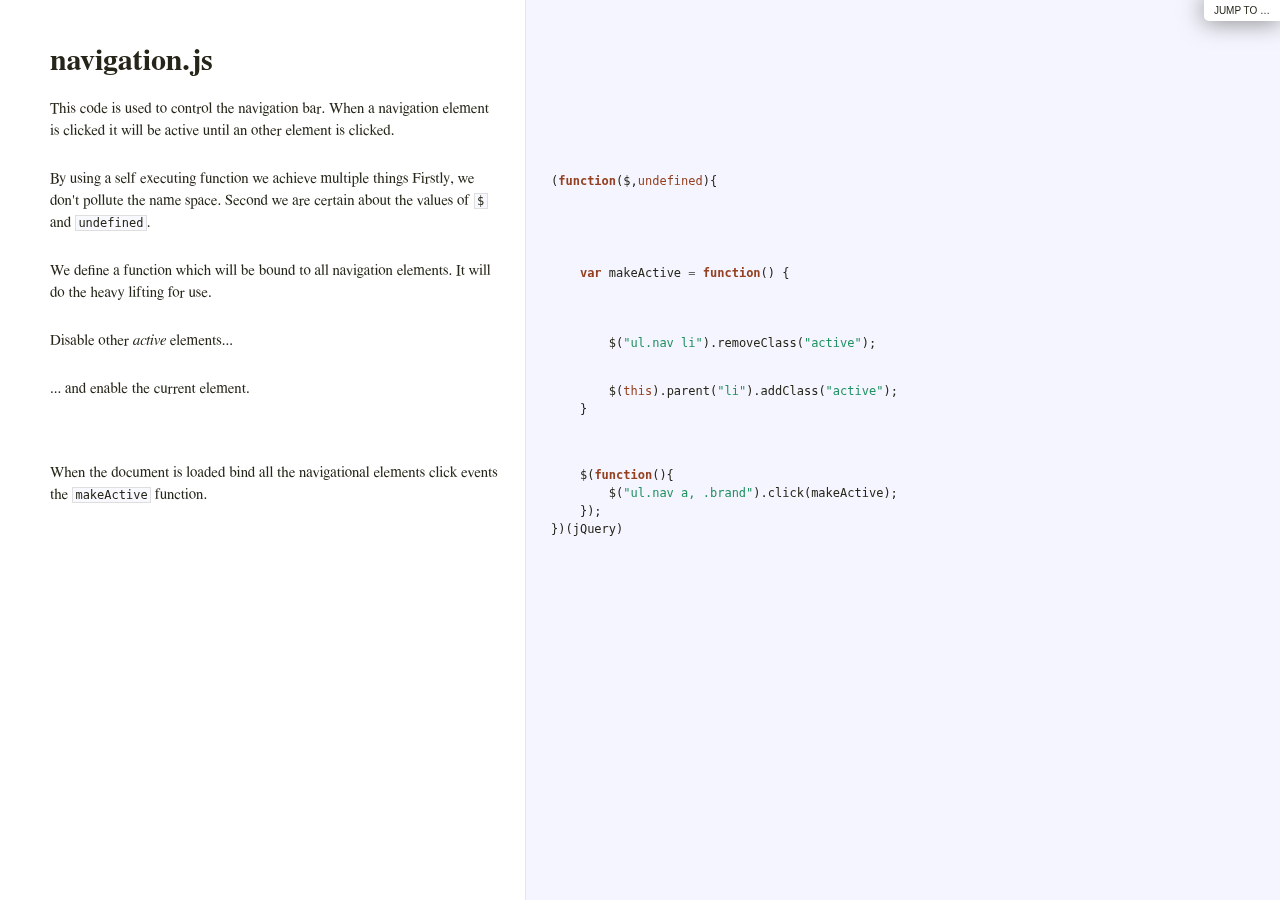
<file: docs/navigation.html>
<!DOCTYPE html>  <html> <head>   <title>navigation.js</title>   <meta http-equiv="content-type" content="text/html; charset=UTF-8">   <link rel="stylesheet" media="all" href="docco.css" /> </head> <body>   <div id="container">     <div id="background"></div>            <div id="jump_to">         Jump To &hellip;         <div id="jump_wrapper">           <div id="jump_page">                                           <a class="source" href="dynamic.html">                 dynamic.js               </a>                                           <a class="source" href="loading.html">                 loading.js               </a>                                           <a class="source" href="markdown.html">                 markdown.js               </a>                                           <a class="source" href="mvc.html">                 mvc.js               </a>                                           <a class="source" href="navigation.html">                 navigation.js               </a>                                           <a class="source" href="nospoon.html">                 nospoon.js               </a>                                           <a class="source" href="scene.html">                 scene.js               </a>                        </div>         </div>       </div>          <table cellpadding="0" cellspacing="0">       <thead>         <tr>           <th class="docs">             <h1>               navigation.js             </h1>           </th>           <th class="code">           </th>         </tr>       </thead>       <tbody>                               <tr id="section-1">             <td class="docs">               <div class="pilwrap">                 <a class="pilcrow" href="#section-1">&#182;</a>               </div>               <p>This code is used to control the navigation bar. When a navigation
element is clicked it will be active until an other element is
clicked.</p>             </td>             <td class="code">               <div class="highlight"><pre></pre></div>             </td>           </tr>                               <tr id="section-2">             <td class="docs">               <div class="pilwrap">                 <a class="pilcrow" href="#section-2">&#182;</a>               </div>               <p>By using a self executing function we achieve multiple things
Firstly, we don't pollute the name space. Second we are certain
about the values of <code>$</code> and <code>undefined</code>.</p>             </td>             <td class="code">               <div class="highlight"><pre><span class="p">(</span><span class="kd">function</span><span class="p">(</span><span class="nx">$</span><span class="p">,</span><span class="kc">undefined</span><span class="p">){</span></pre></div>             </td>           </tr>                               <tr id="section-3">             <td class="docs">               <div class="pilwrap">                 <a class="pilcrow" href="#section-3">&#182;</a>               </div>               <p>We define a function which will be bound to all navigation
elements. It will do the heavy lifting for use.</p>             </td>             <td class="code">               <div class="highlight"><pre>    <span class="kd">var</span> <span class="nx">makeActive</span> <span class="o">=</span> <span class="kd">function</span><span class="p">()</span> <span class="p">{</span></pre></div>             </td>           </tr>                               <tr id="section-4">             <td class="docs">               <div class="pilwrap">                 <a class="pilcrow" href="#section-4">&#182;</a>               </div>               <p>Disable other <em>active</em> elements...</p>             </td>             <td class="code">               <div class="highlight"><pre>	<span class="nx">$</span><span class="p">(</span><span class="s2">&quot;ul.nav li&quot;</span><span class="p">).</span><span class="nx">removeClass</span><span class="p">(</span><span class="s2">&quot;active&quot;</span><span class="p">);</span></pre></div>             </td>           </tr>                               <tr id="section-5">             <td class="docs">               <div class="pilwrap">                 <a class="pilcrow" href="#section-5">&#182;</a>               </div>               <p>... and  enable the current element.</p>             </td>             <td class="code">               <div class="highlight"><pre>	<span class="nx">$</span><span class="p">(</span><span class="k">this</span><span class="p">).</span><span class="nx">parent</span><span class="p">(</span><span class="s2">&quot;li&quot;</span><span class="p">).</span><span class="nx">addClass</span><span class="p">(</span><span class="s2">&quot;active&quot;</span><span class="p">);</span>
    <span class="p">}</span>
    </pre></div>             </td>           </tr>                               <tr id="section-6">             <td class="docs">               <div class="pilwrap">                 <a class="pilcrow" href="#section-6">&#182;</a>               </div>               <p>When the document is loaded bind all the navigational elements
click events the <code>makeActive</code> function.</p>             </td>             <td class="code">               <div class="highlight"><pre>    <span class="nx">$</span><span class="p">(</span><span class="kd">function</span><span class="p">(){</span>
	<span class="nx">$</span><span class="p">(</span><span class="s2">&quot;ul.nav a, .brand&quot;</span><span class="p">).</span><span class="nx">click</span><span class="p">(</span><span class="nx">makeActive</span><span class="p">);</span>
    <span class="p">});</span>
<span class="p">})(</span><span class="nx">jQuery</span><span class="p">)</span>

</pre></div>             </td>           </tr>                </tbody>     </table>   </div> </body> </html>
</file>
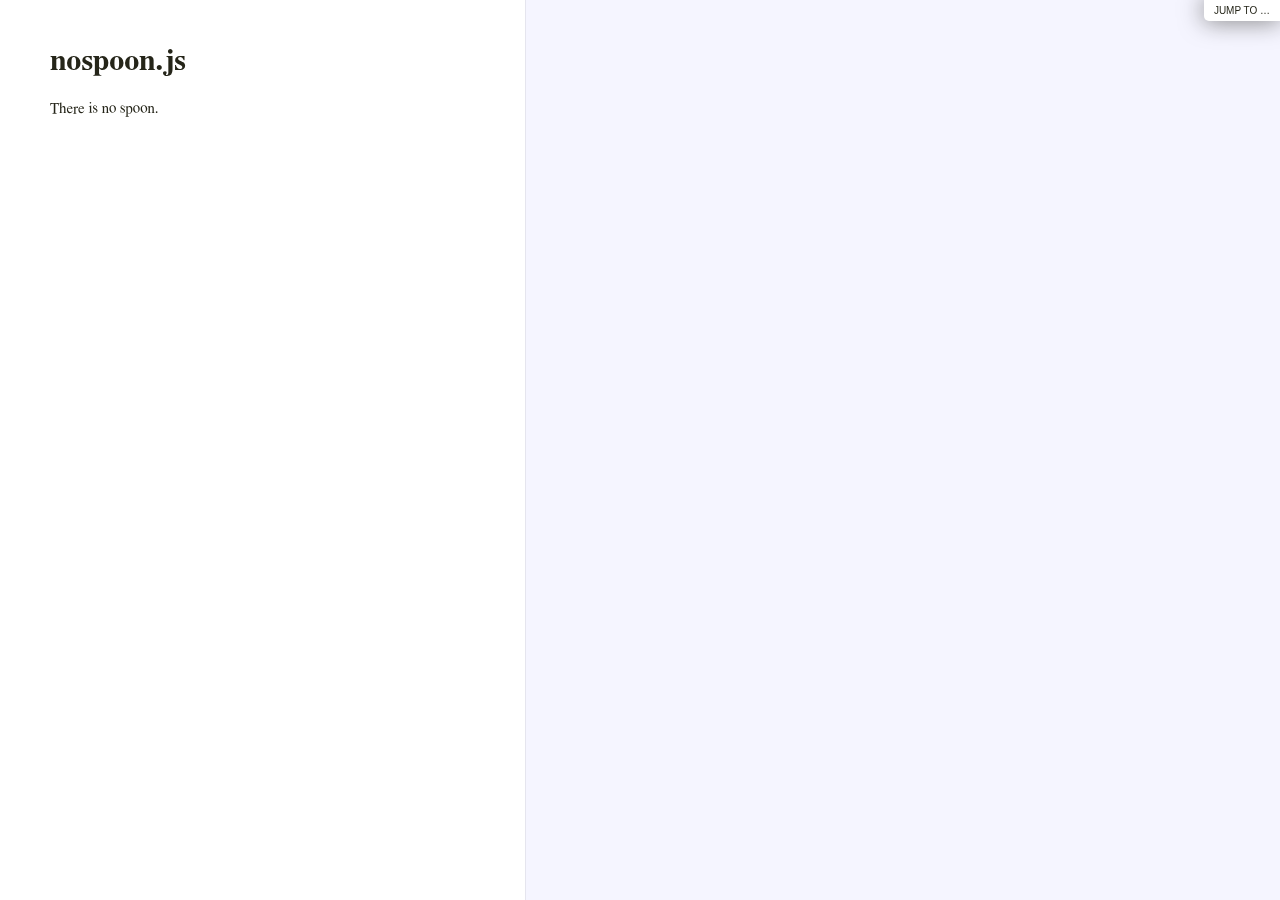
<file: docs/nospoon.html>
<!DOCTYPE html>  <html> <head>   <title>nospoon.js</title>   <meta http-equiv="content-type" content="text/html; charset=UTF-8">   <link rel="stylesheet" media="all" href="docco.css" /> </head> <body>   <div id="container">     <div id="background"></div>            <div id="jump_to">         Jump To &hellip;         <div id="jump_wrapper">           <div id="jump_page">                                           <a class="source" href="dynamic.html">                 dynamic.js               </a>                                           <a class="source" href="loading.html">                 loading.js               </a>                                           <a class="source" href="markdown.html">                 markdown.js               </a>                                           <a class="source" href="mvc.html">                 mvc.js               </a>                                           <a class="source" href="navigation.html">                 navigation.js               </a>                                           <a class="source" href="nospoon.html">                 nospoon.js               </a>                                           <a class="source" href="scene.html">                 scene.js               </a>                        </div>         </div>       </div>          <table cellpadding="0" cellspacing="0">       <thead>         <tr>           <th class="docs">             <h1>               nospoon.js             </h1>           </th>           <th class="code">           </th>         </tr>       </thead>       <tbody>                               <tr id="section-1">             <td class="docs">               <div class="pilwrap">                 <a class="pilcrow" href="#section-1">&#182;</a>               </div>               <p>There is no spoon.</p>             </td>             <td class="code">               <div class="highlight"><pre>

</pre></div>             </td>           </tr>                </tbody>     </table>   </div> </body> </html>
</file>
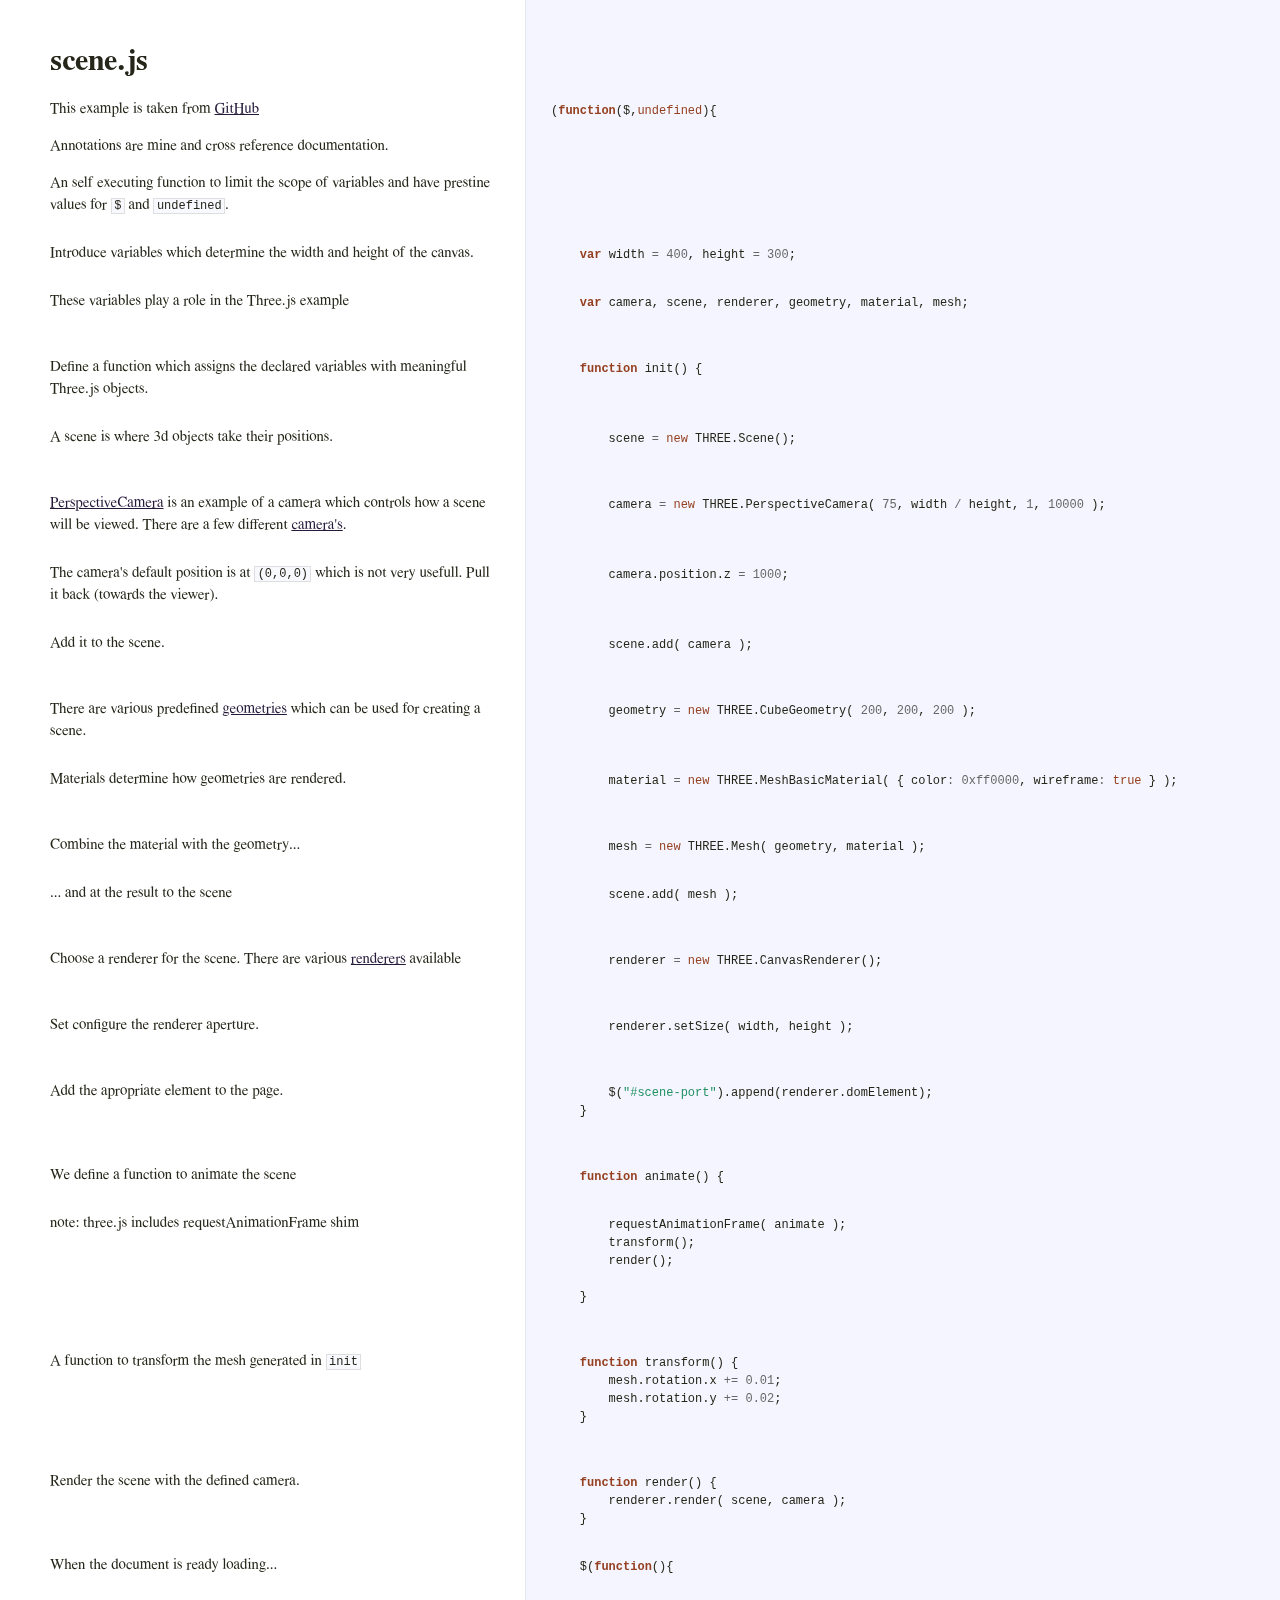
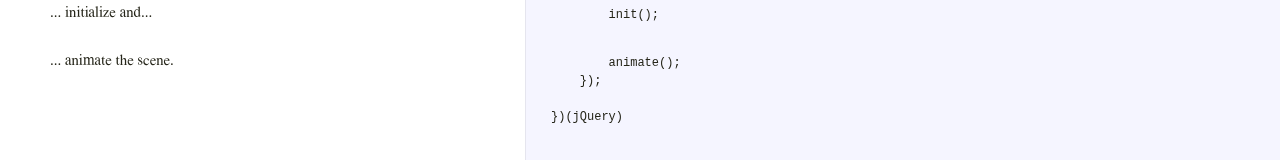
<file: docs/scene.html>
<!DOCTYPE html>  <html> <head>   <title>scene.js</title>   <meta http-equiv="content-type" content="text/html; charset=UTF-8">   <link rel="stylesheet" media="all" href="docco.css" /> </head> <body>   <div id="container">     <div id="background"></div>          <table cellpadding="0" cellspacing="0">       <thead>         <tr>           <th class="docs">             <h1>               scene.js             </h1>           </th>           <th class="code">           </th>         </tr>       </thead>       <tbody>                               <tr id="section-1">             <td class="docs">               <div class="pilwrap">                 <a class="pilcrow" href="#section-1">&#182;</a>               </div>               <p>This example is taken from <a href="https://github.com/mrdoob/three.js" title="GitHub page for Three.js">GitHub</a></p>

<p>Annotations are mine and cross reference documentation.</p>

<p>An self executing function to limit the scope of variables and have
prestine values for <code>$</code> and <code>undefined</code>.</p>             </td>             <td class="code">               <div class="highlight"><pre><span class="p">(</span><span class="kd">function</span><span class="p">(</span><span class="nx">$</span><span class="p">,</span><span class="kc">undefined</span><span class="p">){</span></pre></div>             </td>           </tr>                               <tr id="section-2">             <td class="docs">               <div class="pilwrap">                 <a class="pilcrow" href="#section-2">&#182;</a>               </div>               <p>Introduce variables which determine the width and height of the canvas.</p>             </td>             <td class="code">               <div class="highlight"><pre>    <span class="kd">var</span> <span class="nx">width</span> <span class="o">=</span> <span class="mi">400</span><span class="p">,</span> <span class="nx">height</span> <span class="o">=</span> <span class="mi">300</span><span class="p">;</span></pre></div>             </td>           </tr>                               <tr id="section-3">             <td class="docs">               <div class="pilwrap">                 <a class="pilcrow" href="#section-3">&#182;</a>               </div>               <p>These variables play a role in the Three.js example</p>             </td>             <td class="code">               <div class="highlight"><pre>    <span class="kd">var</span> <span class="nx">camera</span><span class="p">,</span> <span class="nx">scene</span><span class="p">,</span> <span class="nx">renderer</span><span class="p">,</span> <span class="nx">geometry</span><span class="p">,</span> <span class="nx">material</span><span class="p">,</span> <span class="nx">mesh</span><span class="p">;</span>
    </pre></div>             </td>           </tr>                               <tr id="section-4">             <td class="docs">               <div class="pilwrap">                 <a class="pilcrow" href="#section-4">&#182;</a>               </div>               <p>Define a function which assigns the declared variables with meaningful Three.js objects.</p>             </td>             <td class="code">               <div class="highlight"><pre>    <span class="kd">function</span> <span class="nx">init</span><span class="p">()</span> <span class="p">{</span></pre></div>             </td>           </tr>                               <tr id="section-5">             <td class="docs">               <div class="pilwrap">                 <a class="pilcrow" href="#section-5">&#182;</a>               </div>               <p>A scene is where 3d objects take their positions.</p>             </td>             <td class="code">               <div class="highlight"><pre>        <span class="nx">scene</span> <span class="o">=</span> <span class="k">new</span> <span class="nx">THREE</span><span class="p">.</span><span class="nx">Scene</span><span class="p">();</span>
	</pre></div>             </td>           </tr>                               <tr id="section-6">             <td class="docs">               <div class="pilwrap">                 <a class="pilcrow" href="#section-6">&#182;</a>               </div>               <p><a href="http://mrdoob.github.com/three.js/docs/48/api/cameras/PerspectiveCamera.html#PerspectiveCamera">PerspectiveCamera</a>
is an example of a camera which controls how a scene will be viewed. There are a few different
<a href="http://mrdoob.github.com/three.js/docs/48/api/cameras/index.html">camera's</a>.</p>             </td>             <td class="code">               <div class="highlight"><pre>        <span class="nx">camera</span> <span class="o">=</span> <span class="k">new</span> <span class="nx">THREE</span><span class="p">.</span><span class="nx">PerspectiveCamera</span><span class="p">(</span> <span class="mi">75</span><span class="p">,</span> <span class="nx">width</span> <span class="o">/</span> <span class="nx">height</span><span class="p">,</span> <span class="mi">1</span><span class="p">,</span> <span class="mi">10000</span> <span class="p">);</span></pre></div>             </td>           </tr>                               <tr id="section-7">             <td class="docs">               <div class="pilwrap">                 <a class="pilcrow" href="#section-7">&#182;</a>               </div>               <p>The camera's default position is at <code>(0,0,0)</code> which is not very usefull. Pull it back (towards the viewer).</p>             </td>             <td class="code">               <div class="highlight"><pre>        <span class="nx">camera</span><span class="p">.</span><span class="nx">position</span><span class="p">.</span><span class="nx">z</span> <span class="o">=</span> <span class="mi">1000</span><span class="p">;</span></pre></div>             </td>           </tr>                               <tr id="section-8">             <td class="docs">               <div class="pilwrap">                 <a class="pilcrow" href="#section-8">&#182;</a>               </div>               <p>Add it to the scene.</p>             </td>             <td class="code">               <div class="highlight"><pre>        <span class="nx">scene</span><span class="p">.</span><span class="nx">add</span><span class="p">(</span> <span class="nx">camera</span> <span class="p">);</span>
	</pre></div>             </td>           </tr>                               <tr id="section-9">             <td class="docs">               <div class="pilwrap">                 <a class="pilcrow" href="#section-9">&#182;</a>               </div>               <p>There are various predefined 
<a href="http://mrdoob.github.com/three.js/docs/48/api/core/Geometry.html" title="Documentation on Geometries">geometries</a>
which can be used for creating a scene.</p>             </td>             <td class="code">               <div class="highlight"><pre>        <span class="nx">geometry</span> <span class="o">=</span> <span class="k">new</span> <span class="nx">THREE</span><span class="p">.</span><span class="nx">CubeGeometry</span><span class="p">(</span> <span class="mi">200</span><span class="p">,</span> <span class="mi">200</span><span class="p">,</span> <span class="mi">200</span> <span class="p">);</span>
	</pre></div>             </td>           </tr>                               <tr id="section-10">             <td class="docs">               <div class="pilwrap">                 <a class="pilcrow" href="#section-10">&#182;</a>               </div>               <p>Materials determine how geometries are rendered. </p>             </td>             <td class="code">               <div class="highlight"><pre>        <span class="nx">material</span> <span class="o">=</span> <span class="k">new</span> <span class="nx">THREE</span><span class="p">.</span><span class="nx">MeshBasicMaterial</span><span class="p">(</span> <span class="p">{</span> <span class="nx">color</span><span class="o">:</span> <span class="mh">0xff0000</span><span class="p">,</span> <span class="nx">wireframe</span><span class="o">:</span> <span class="kc">true</span> <span class="p">}</span> <span class="p">);</span>
	</pre></div>             </td>           </tr>                               <tr id="section-11">             <td class="docs">               <div class="pilwrap">                 <a class="pilcrow" href="#section-11">&#182;</a>               </div>               <p>Combine the material with the geometry...</p>             </td>             <td class="code">               <div class="highlight"><pre>        <span class="nx">mesh</span> <span class="o">=</span> <span class="k">new</span> <span class="nx">THREE</span><span class="p">.</span><span class="nx">Mesh</span><span class="p">(</span> <span class="nx">geometry</span><span class="p">,</span> <span class="nx">material</span> <span class="p">);</span></pre></div>             </td>           </tr>                               <tr id="section-12">             <td class="docs">               <div class="pilwrap">                 <a class="pilcrow" href="#section-12">&#182;</a>               </div>               <p>... and at the result to the scene</p>             </td>             <td class="code">               <div class="highlight"><pre>        <span class="nx">scene</span><span class="p">.</span><span class="nx">add</span><span class="p">(</span> <span class="nx">mesh</span> <span class="p">);</span>
	</pre></div>             </td>           </tr>                               <tr id="section-13">             <td class="docs">               <div class="pilwrap">                 <a class="pilcrow" href="#section-13">&#182;</a>               </div>               <p>Choose a renderer for the scene. There are various 
<a href="http://mrdoob.github.com/three.js/" title="Github page on Three.js">renderers</a> available</p>             </td>             <td class="code">               <div class="highlight"><pre>        <span class="nx">renderer</span> <span class="o">=</span> <span class="k">new</span> <span class="nx">THREE</span><span class="p">.</span><span class="nx">CanvasRenderer</span><span class="p">();</span>
	</pre></div>             </td>           </tr>                               <tr id="section-14">             <td class="docs">               <div class="pilwrap">                 <a class="pilcrow" href="#section-14">&#182;</a>               </div>               <p>Set configure the renderer aperture.</p>             </td>             <td class="code">               <div class="highlight"><pre>        <span class="nx">renderer</span><span class="p">.</span><span class="nx">setSize</span><span class="p">(</span> <span class="nx">width</span><span class="p">,</span> <span class="nx">height</span> <span class="p">);</span>
	</pre></div>             </td>           </tr>                               <tr id="section-15">             <td class="docs">               <div class="pilwrap">                 <a class="pilcrow" href="#section-15">&#182;</a>               </div>               <p>Add the apropriate element to the page. </p>             </td>             <td class="code">               <div class="highlight"><pre>	<span class="nx">$</span><span class="p">(</span><span class="s2">&quot;#scene-port&quot;</span><span class="p">).</span><span class="nx">append</span><span class="p">(</span><span class="nx">renderer</span><span class="p">.</span><span class="nx">domElement</span><span class="p">);</span>
    <span class="p">}</span>
    </pre></div>             </td>           </tr>                               <tr id="section-16">             <td class="docs">               <div class="pilwrap">                 <a class="pilcrow" href="#section-16">&#182;</a>               </div>               <p>We define a function to animate the scene</p>             </td>             <td class="code">               <div class="highlight"><pre>    <span class="kd">function</span> <span class="nx">animate</span><span class="p">()</span> <span class="p">{</span></pre></div>             </td>           </tr>                               <tr id="section-17">             <td class="docs">               <div class="pilwrap">                 <a class="pilcrow" href="#section-17">&#182;</a>               </div>               <p>note: three.js includes requestAnimationFrame shim</p>             </td>             <td class="code">               <div class="highlight"><pre>        <span class="nx">requestAnimationFrame</span><span class="p">(</span> <span class="nx">animate</span> <span class="p">);</span>
	<span class="nx">transform</span><span class="p">();</span>
        <span class="nx">render</span><span class="p">();</span>

    <span class="p">}</span>
    </pre></div>             </td>           </tr>                               <tr id="section-18">             <td class="docs">               <div class="pilwrap">                 <a class="pilcrow" href="#section-18">&#182;</a>               </div>               <p>A function to transform the mesh generated in <code>init</code></p>             </td>             <td class="code">               <div class="highlight"><pre>    <span class="kd">function</span> <span class="nx">transform</span><span class="p">()</span> <span class="p">{</span>
        <span class="nx">mesh</span><span class="p">.</span><span class="nx">rotation</span><span class="p">.</span><span class="nx">x</span> <span class="o">+=</span> <span class="mf">0.01</span><span class="p">;</span>
        <span class="nx">mesh</span><span class="p">.</span><span class="nx">rotation</span><span class="p">.</span><span class="nx">y</span> <span class="o">+=</span> <span class="mf">0.02</span><span class="p">;</span>
    <span class="p">}</span>
    </pre></div>             </td>           </tr>                               <tr id="section-19">             <td class="docs">               <div class="pilwrap">                 <a class="pilcrow" href="#section-19">&#182;</a>               </div>               <p>Render the scene with the defined camera.</p>             </td>             <td class="code">               <div class="highlight"><pre>    <span class="kd">function</span> <span class="nx">render</span><span class="p">()</span> <span class="p">{</span>
        <span class="nx">renderer</span><span class="p">.</span><span class="nx">render</span><span class="p">(</span> <span class="nx">scene</span><span class="p">,</span> <span class="nx">camera</span> <span class="p">);</span>
    <span class="p">}</span></pre></div>             </td>           </tr>                               <tr id="section-20">             <td class="docs">               <div class="pilwrap">                 <a class="pilcrow" href="#section-20">&#182;</a>               </div>               <p>When the document is ready loading...</p>             </td>             <td class="code">               <div class="highlight"><pre>    <span class="nx">$</span><span class="p">(</span><span class="kd">function</span><span class="p">(){</span></pre></div>             </td>           </tr>                               <tr id="section-21">             <td class="docs">               <div class="pilwrap">                 <a class="pilcrow" href="#section-21">&#182;</a>               </div>               <p>... initialize and...</p>             </td>             <td class="code">               <div class="highlight"><pre>	<span class="nx">init</span><span class="p">();</span></pre></div>             </td>           </tr>                               <tr id="section-22">             <td class="docs">               <div class="pilwrap">                 <a class="pilcrow" href="#section-22">&#182;</a>               </div>               <p>... animate the scene.</p>             </td>             <td class="code">               <div class="highlight"><pre>	<span class="nx">animate</span><span class="p">();</span>
    <span class="p">});</span>
    
<span class="p">})(</span><span class="nx">jQuery</span><span class="p">)</span>

</pre></div>             </td>           </tr>                </tbody>     </table>   </div> </body> </html>
</file>
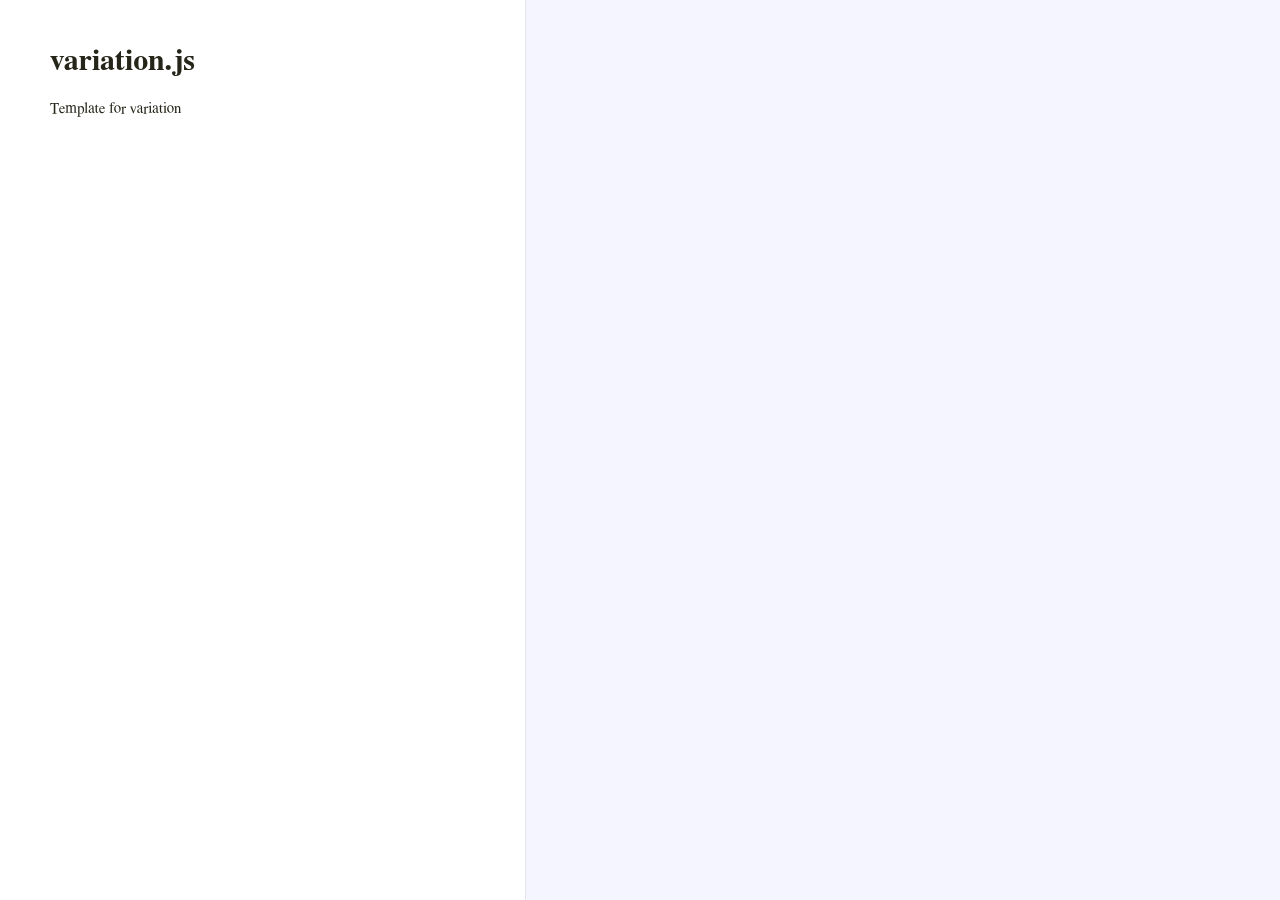
<file: docs/variation.html>
<!DOCTYPE html>  <html> <head>   <title>variation.js</title>   <meta http-equiv="content-type" content="text/html; charset=UTF-8">   <link rel="stylesheet" media="all" href="docco.css" /> </head> <body>   <div id="container">     <div id="background"></div>          <table cellpadding="0" cellspacing="0">       <thead>         <tr>           <th class="docs">             <h1>               variation.js             </h1>           </th>           <th class="code">           </th>         </tr>       </thead>       <tbody>                               <tr id="section-1">             <td class="docs">               <div class="pilwrap">                 <a class="pilcrow" href="#section-1">&#182;</a>               </div>               <p>Template for variation</p>             </td>             <td class="code">               <div class="highlight"><pre>

</pre></div>             </td>           </tr>                </tbody>     </table>   </div> </body> </html>
</file>
<file: css/document-view.css>
body {
    padding-top: 50px;
}

.divider {
    padding-top: 50px;
    padding-bottom: 20px;
}

canvas {
    border-color: #eeeeee;
    border-style: solid;
    border-width: 1px;
}
</file>
<file: docs/docco.css>
/*--------------------- Layout and Typography ----------------------------*/
body {
  font-family: 'Palatino Linotype', 'Book Antiqua', Palatino, FreeSerif, serif;
  font-size: 15px;
  line-height: 22px;
  color: #252519;
  margin: 0; padding: 0;
}
a {
  color: #261a3b;
}
  a:visited {
    color: #261a3b;
  }
p {
  margin: 0 0 15px 0;
}
h1, h2, h3, h4, h5, h6 {
  margin: 0px 0 15px 0;
}
  h1 {
    margin-top: 40px;
  }
#container {
  position: relative;
}
#background {
  position: fixed;
  top: 0; left: 525px; right: 0; bottom: 0;
  background: #f5f5ff;
  border-left: 1px solid #e5e5ee;
  z-index: -1;
}
#jump_to, #jump_page {
  background: white;
  -webkit-box-shadow: 0 0 25px #777; -moz-box-shadow: 0 0 25px #777;
  -webkit-border-bottom-left-radius: 5px; -moz-border-radius-bottomleft: 5px;
  font: 10px Arial;
  text-transform: uppercase;
  cursor: pointer;
  text-align: right;
}
#jump_to, #jump_wrapper {
  position: fixed;
  right: 0; top: 0;
  padding: 5px 10px;
}
  #jump_wrapper {
    padding: 0;
    display: none;
  }
    #jump_to:hover #jump_wrapper {
      display: block;
    }
    #jump_page {
      padding: 5px 0 3px;
      margin: 0 0 25px 25px;
    }
      #jump_page .source {
        display: block;
        padding: 5px 10px;
        text-decoration: none;
        border-top: 1px solid #eee;
      }
        #jump_page .source:hover {
          background: #f5f5ff;
        }
        #jump_page .source:first-child {
        }
table td {
  border: 0;
  outline: 0;
}
  td.docs, th.docs {
    max-width: 450px;
    min-width: 450px;
    min-height: 5px;
    padding: 10px 25px 1px 50px;
    overflow-x: hidden;
    vertical-align: top;
    text-align: left;
  }
    .docs pre {
      margin: 15px 0 15px;
      padding-left: 15px;
    }
    .docs p tt, .docs p code {
      background: #f8f8ff;
      border: 1px solid #dedede;
      font-size: 12px;
      padding: 0 0.2em;
    }
    .pilwrap {
      position: relative;
    }
      .pilcrow {
        font: 12px Arial;
        text-decoration: none;
        color: #454545;
        position: absolute;
        top: 3px; left: -20px;
        padding: 1px 2px;
        opacity: 0;
        -webkit-transition: opacity 0.2s linear;
      }
        td.docs:hover .pilcrow {
          opacity: 1;
        }
  td.code, th.code {
    padding: 14px 15px 16px 25px;
    width: 100%;
    vertical-align: top;
    background: #f5f5ff;
    border-left: 1px solid #e5e5ee;
  }
    pre, tt, code {
      font-size: 12px; line-height: 18px;
      font-family: Monaco, Consolas, "Lucida Console", monospace;
      margin: 0; padding: 0;
    }


/*---------------------- Syntax Highlighting -----------------------------*/
td.linenos { background-color: #f0f0f0; padding-right: 10px; }
span.lineno { background-color: #f0f0f0; padding: 0 5px 0 5px; }
body .hll { background-color: #ffffcc }
body .c { color: #408080; font-style: italic }  /* Comment */
body .err { border: 1px solid #FF0000 }         /* Error */
body .k { color: #954121 }                      /* Keyword */
body .o { color: #666666 }                      /* Operator */
body .cm { color: #408080; font-style: italic } /* Comment.Multiline */
body .cp { color: #BC7A00 }                     /* Comment.Preproc */
body .c1 { color: #408080; font-style: italic } /* Comment.Single */
body .cs { color: #408080; font-style: italic } /* Comment.Special */
body .gd { color: #A00000 }                     /* Generic.Deleted */
body .ge { font-style: italic }                 /* Generic.Emph */
body .gr { color: #FF0000 }                     /* Generic.Error */
body .gh { color: #000080; font-weight: bold }  /* Generic.Heading */
body .gi { color: #00A000 }                     /* Generic.Inserted */
body .go { color: #808080 }                     /* Generic.Output */
body .gp { color: #000080; font-weight: bold }  /* Generic.Prompt */
body .gs { font-weight: bold }                  /* Generic.Strong */
body .gu { color: #800080; font-weight: bold }  /* Generic.Subheading */
body .gt { color: #0040D0 }                     /* Generic.Traceback */
body .kc { color: #954121 }                     /* Keyword.Constant */
body .kd { color: #954121; font-weight: bold }  /* Keyword.Declaration */
body .kn { color: #954121; font-weight: bold }  /* Keyword.Namespace */
body .kp { color: #954121 }                     /* Keyword.Pseudo */
body .kr { color: #954121; font-weight: bold }  /* Keyword.Reserved */
body .kt { color: #B00040 }                     /* Keyword.Type */
body .m { color: #666666 }                      /* Literal.Number */
body .s { color: #219161 }                      /* Literal.String */
body .na { color: #7D9029 }                     /* Name.Attribute */
body .nb { color: #954121 }                     /* Name.Builtin */
body .nc { color: #0000FF; font-weight: bold }  /* Name.Class */
body .no { color: #880000 }                     /* Name.Constant */
body .nd { color: #AA22FF }                     /* Name.Decorator */
body .ni { color: #999999; font-weight: bold }  /* Name.Entity */
body .ne { color: #D2413A; font-weight: bold }  /* Name.Exception */
body .nf { color: #0000FF }                     /* Name.Function */
body .nl { color: #A0A000 }                     /* Name.Label */
body .nn { color: #0000FF; font-weight: bold }  /* Name.Namespace */
body .nt { color: #954121; font-weight: bold }  /* Name.Tag */
body .nv { color: #19469D }                     /* Name.Variable */
body .ow { color: #AA22FF; font-weight: bold }  /* Operator.Word */
body .w { color: #bbbbbb }                      /* Text.Whitespace */
body .mf { color: #666666 }                     /* Literal.Number.Float */
body .mh { color: #666666 }                     /* Literal.Number.Hex */
body .mi { color: #666666 }                     /* Literal.Number.Integer */
body .mo { color: #666666 }                     /* Literal.Number.Oct */
body .sb { color: #219161 }                     /* Literal.String.Backtick */
body .sc { color: #219161 }                     /* Literal.String.Char */
body .sd { color: #219161; font-style: italic } /* Literal.String.Doc */
body .s2 { color: #219161 }                     /* Literal.String.Double */
body .se { color: #BB6622; font-weight: bold }  /* Literal.String.Escape */
body .sh { color: #219161 }                     /* Literal.String.Heredoc */
body .si { color: #BB6688; font-weight: bold }  /* Literal.String.Interpol */
body .sx { color: #954121 }                     /* Literal.String.Other */
body .sr { color: #BB6688 }                     /* Literal.String.Regex */
body .s1 { color: #219161 }                     /* Literal.String.Single */
body .ss { color: #19469D }                     /* Literal.String.Symbol */
body .bp { color: #954121 }                     /* Name.Builtin.Pseudo */
body .vc { color: #19469D }                     /* Name.Variable.Class */
body .vg { color: #19469D }                     /* Name.Variable.Global */
body .vi { color: #19469D }                     /* Name.Variable.Instance */
body .il { color: #666666 }                     /* Literal.Number.Integer.Long */
</file>
